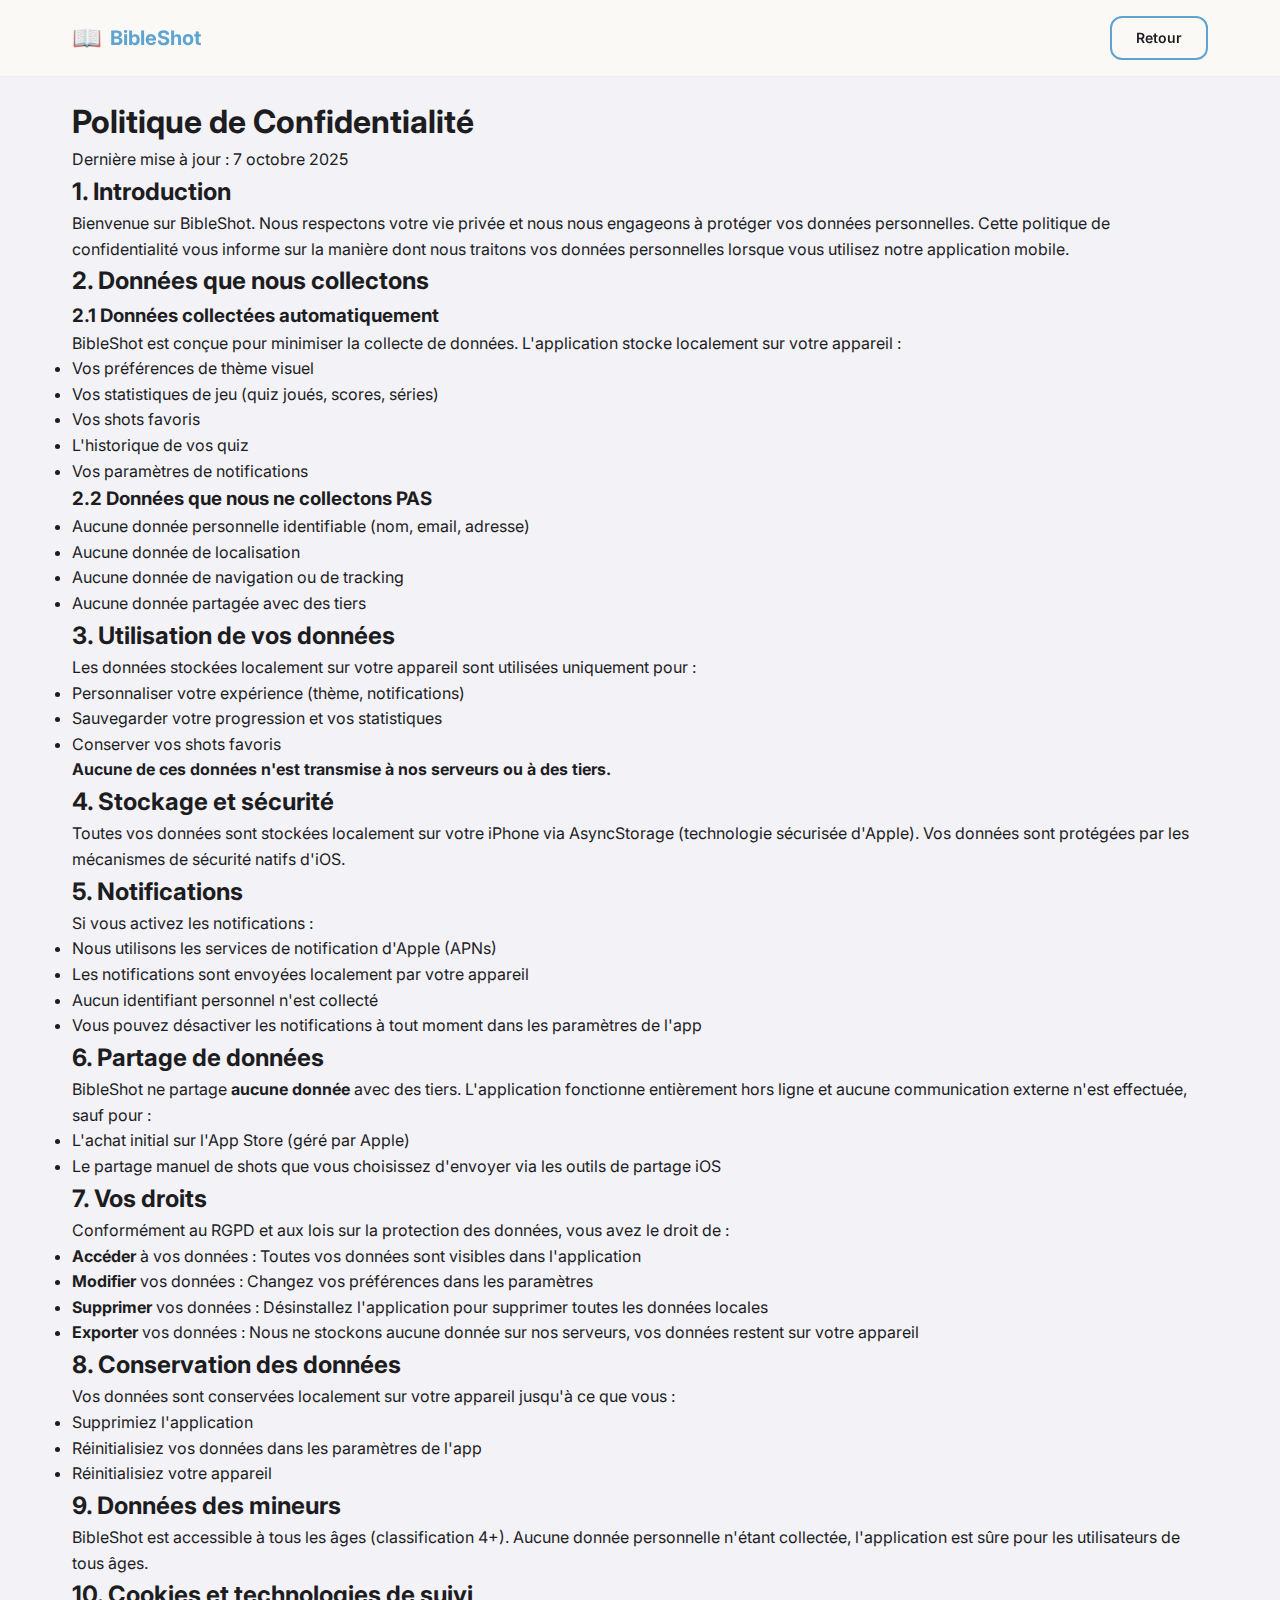
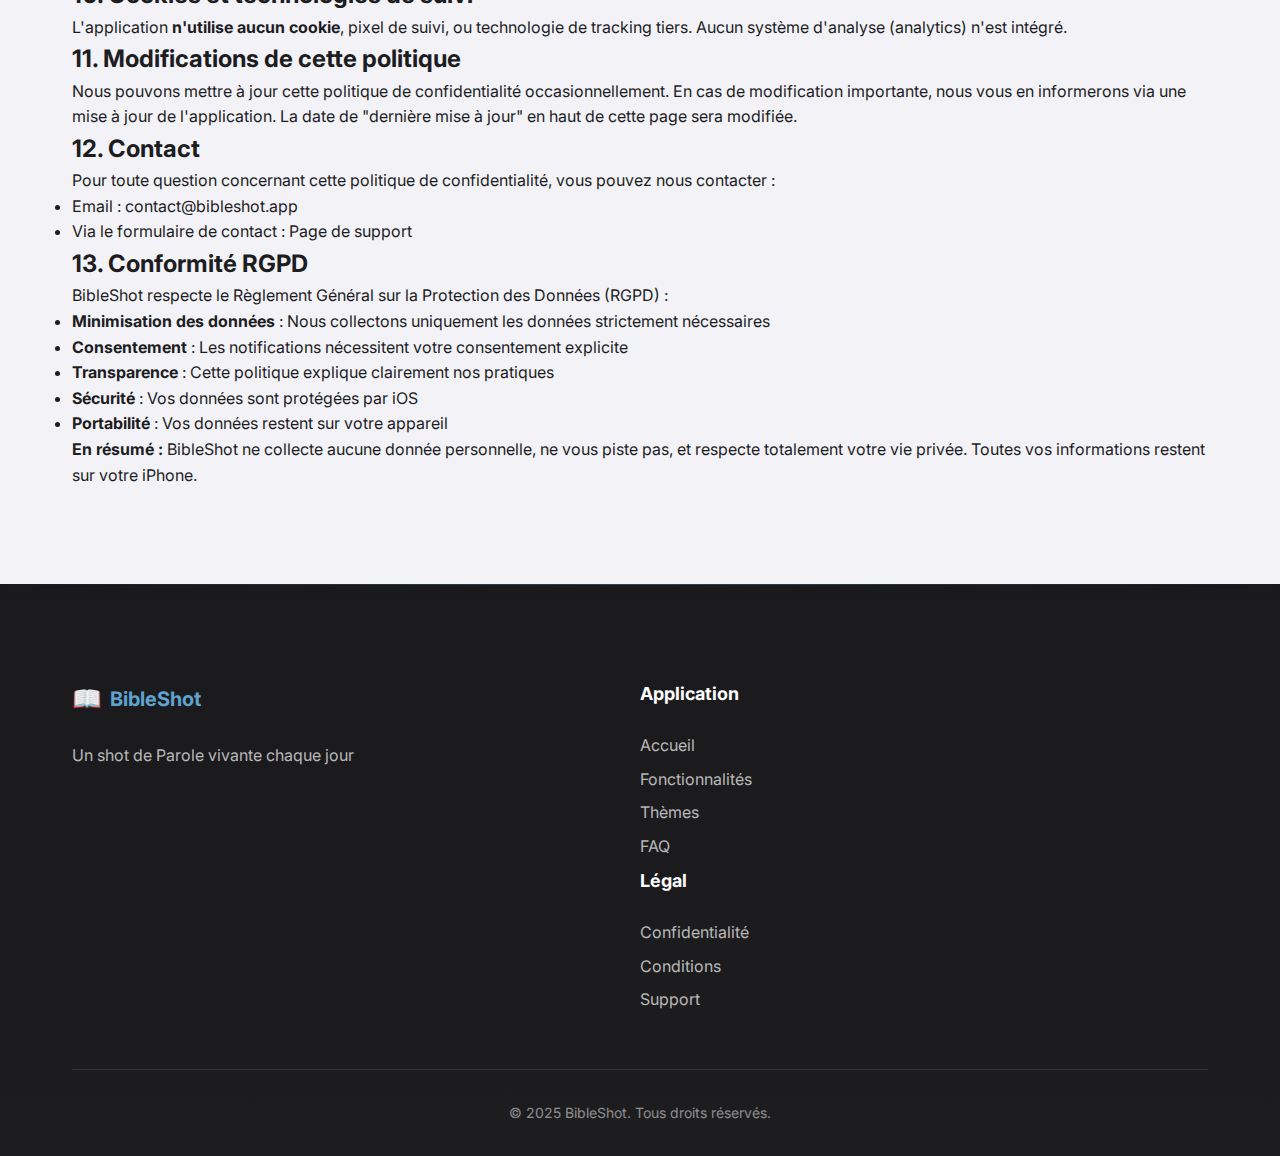
<file: privacy.html>
<!DOCTYPE html>
<html lang="fr">
<head>
    <meta charset="UTF-8">
    <meta name="viewport" content="width=device-width, initial-scale=1.0">
    <meta name="description" content="Politique de confidentialité de BibleShot">
    <title>Politique de Confidentialité - BibleShot</title>
    <link rel="stylesheet" href="styles.css">
    <link href="https://fonts.googleapis.com/css2?family=Inter:wght@300;400;600;700;800&display=swap" rel="stylesheet">
</head>
<body>
    <!-- Navigation -->
    <nav class="navbar">
        <div class="container">
            <div class="nav-content">
                <a href="index.html" class="logo">
                    <span class="logo-icon">📖</span>
                    <span class="logo-text">BibleShot</span>
                </a>
                <a href="index.html" class="btn-secondary btn-small">Retour</a>
            </div>
        </div>
    </nav>

    <!-- Legal Content -->
    <section class="legal-page">
        <div class="container">
            <div class="legal-content">
                <h1>Politique de Confidentialité</h1>
                <p class="legal-date">Dernière mise à jour : 7 octobre 2025</p>

                <h2>1. Introduction</h2>
                <p>Bienvenue sur BibleShot. Nous respectons votre vie privée et nous nous engageons à protéger vos données personnelles. Cette politique de confidentialité vous informe sur la manière dont nous traitons vos données personnelles lorsque vous utilisez notre application mobile.</p>

                <h2>2. Données que nous collectons</h2>
                <h3>2.1 Données collectées automatiquement</h3>
                <p>BibleShot est conçue pour minimiser la collecte de données. L'application stocke localement sur votre appareil :</p>
                <ul>
                    <li>Vos préférences de thème visuel</li>
                    <li>Vos statistiques de jeu (quiz joués, scores, séries)</li>
                    <li>Vos shots favoris</li>
                    <li>L'historique de vos quiz</li>
                    <li>Vos paramètres de notifications</li>
                </ul>

                <h3>2.2 Données que nous ne collectons PAS</h3>
                <ul>
                    <li>Aucune donnée personnelle identifiable (nom, email, adresse)</li>
                    <li>Aucune donnée de localisation</li>
                    <li>Aucune donnée de navigation ou de tracking</li>
                    <li>Aucune donnée partagée avec des tiers</li>
                </ul>

                <h2>3. Utilisation de vos données</h2>
                <p>Les données stockées localement sur votre appareil sont utilisées uniquement pour :</p>
                <ul>
                    <li>Personnaliser votre expérience (thème, notifications)</li>
                    <li>Sauvegarder votre progression et vos statistiques</li>
                    <li>Conserver vos shots favoris</li>
                </ul>
                <p><strong>Aucune de ces données n'est transmise à nos serveurs ou à des tiers.</strong></p>

                <h2>4. Stockage et sécurité</h2>
                <p>Toutes vos données sont stockées localement sur votre iPhone via AsyncStorage (technologie sécurisée d'Apple). Vos données sont protégées par les mécanismes de sécurité natifs d'iOS.</p>

                <h2>5. Notifications</h2>
                <p>Si vous activez les notifications :</p>
                <ul>
                    <li>Nous utilisons les services de notification d'Apple (APNs)</li>
                    <li>Les notifications sont envoyées localement par votre appareil</li>
                    <li>Aucun identifiant personnel n'est collecté</li>
                    <li>Vous pouvez désactiver les notifications à tout moment dans les paramètres de l'app</li>
                </ul>

                <h2>6. Partage de données</h2>
                <p>BibleShot ne partage <strong>aucune donnée</strong> avec des tiers. L'application fonctionne entièrement hors ligne et aucune communication externe n'est effectuée, sauf pour :</p>
                <ul>
                    <li>L'achat initial sur l'App Store (géré par Apple)</li>
                    <li>Le partage manuel de shots que vous choisissez d'envoyer via les outils de partage iOS</li>
                </ul>

                <h2>7. Vos droits</h2>
                <p>Conformément au RGPD et aux lois sur la protection des données, vous avez le droit de :</p>
                <ul>
                    <li><strong>Accéder</strong> à vos données : Toutes vos données sont visibles dans l'application</li>
                    <li><strong>Modifier</strong> vos données : Changez vos préférences dans les paramètres</li>
                    <li><strong>Supprimer</strong> vos données : Désinstallez l'application pour supprimer toutes les données locales</li>
                    <li><strong>Exporter</strong> vos données : Nous ne stockons aucune donnée sur nos serveurs, vos données restent sur votre appareil</li>
                </ul>

                <h2>8. Conservation des données</h2>
                <p>Vos données sont conservées localement sur votre appareil jusqu'à ce que vous :</p>
                <ul>
                    <li>Supprimiez l'application</li>
                    <li>Réinitialisiez vos données dans les paramètres de l'app</li>
                    <li>Réinitialisiez votre appareil</li>
                </ul>

                <h2>9. Données des mineurs</h2>
                <p>BibleShot est accessible à tous les âges (classification 4+). Aucune donnée personnelle n'étant collectée, l'application est sûre pour les utilisateurs de tous âges.</p>

                <h2>10. Cookies et technologies de suivi</h2>
                <p>L'application <strong>n'utilise aucun cookie</strong>, pixel de suivi, ou technologie de tracking tiers. Aucun système d'analyse (analytics) n'est intégré.</p>

                <h2>11. Modifications de cette politique</h2>
                <p>Nous pouvons mettre à jour cette politique de confidentialité occasionnellement. En cas de modification importante, nous vous en informerons via une mise à jour de l'application. La date de "dernière mise à jour" en haut de cette page sera modifiée.</p>

                <h2>12. Contact</h2>
                <p>Pour toute question concernant cette politique de confidentialité, vous pouvez nous contacter :</p>
                <ul>
                    <li>Email : <a href="mailto:contact@bibleshot.app">contact@bibleshot.app</a></li>
                    <li>Via le formulaire de contact : <a href="support.html">Page de support</a></li>
                </ul>

                <h2>13. Conformité RGPD</h2>
                <p>BibleShot respecte le Règlement Général sur la Protection des Données (RGPD) :</p>
                <ul>
                    <li><strong>Minimisation des données</strong> : Nous collectons uniquement les données strictement nécessaires</li>
                    <li><strong>Consentement</strong> : Les notifications nécessitent votre consentement explicite</li>
                    <li><strong>Transparence</strong> : Cette politique explique clairement nos pratiques</li>
                    <li><strong>Sécurité</strong> : Vos données sont protégées par iOS</li>
                    <li><strong>Portabilité</strong> : Vos données restent sur votre appareil</li>
                </ul>

                <div class="legal-footer">
                    <p><strong>En résumé :</strong> BibleShot ne collecte aucune donnée personnelle, ne vous piste pas, et respecte totalement votre vie privée. Toutes vos informations restent sur votre iPhone.</p>
                </div>
            </div>
        </div>
    </section>

    <!-- Footer -->
    <footer class="footer">
        <div class="container">
            <div class="footer-content">
                <div class="footer-brand">
                    <div class="logo">
                        <span class="logo-icon">📖</span>
                        <span class="logo-text">BibleShot</span>
                    </div>
                    <p class="footer-tagline">Un shot de Parole vivante chaque jour</p>
                </div>
                <div class="footer-links">
                    <div class="footer-column">
                        <h4 class="footer-title">Application</h4>
                        <ul class="footer-list">
                            <li><a href="index.html#hero">Accueil</a></li>
                            <li><a href="index.html#features">Fonctionnalités</a></li>
                            <li><a href="index.html#themes">Thèmes</a></li>
                            <li><a href="index.html#faq">FAQ</a></li>
                        </ul>
                    </div>
                    <div class="footer-column">
                        <h4 class="footer-title">Légal</h4>
                        <ul class="footer-list">
                            <li><a href="privacy.html">Confidentialité</a></li>
                            <li><a href="terms.html">Conditions</a></li>
                            <li><a href="support.html">Support</a></li>
                        </ul>
                    </div>
                </div>
            </div>
            <div class="footer-bottom">
                <p class="footer-copyright">&copy; 2025 BibleShot. Tous droits réservés.</p>
            </div>
        </div>
    </footer>
    <script src="script.js"></script>
</body>
</html>
</file>
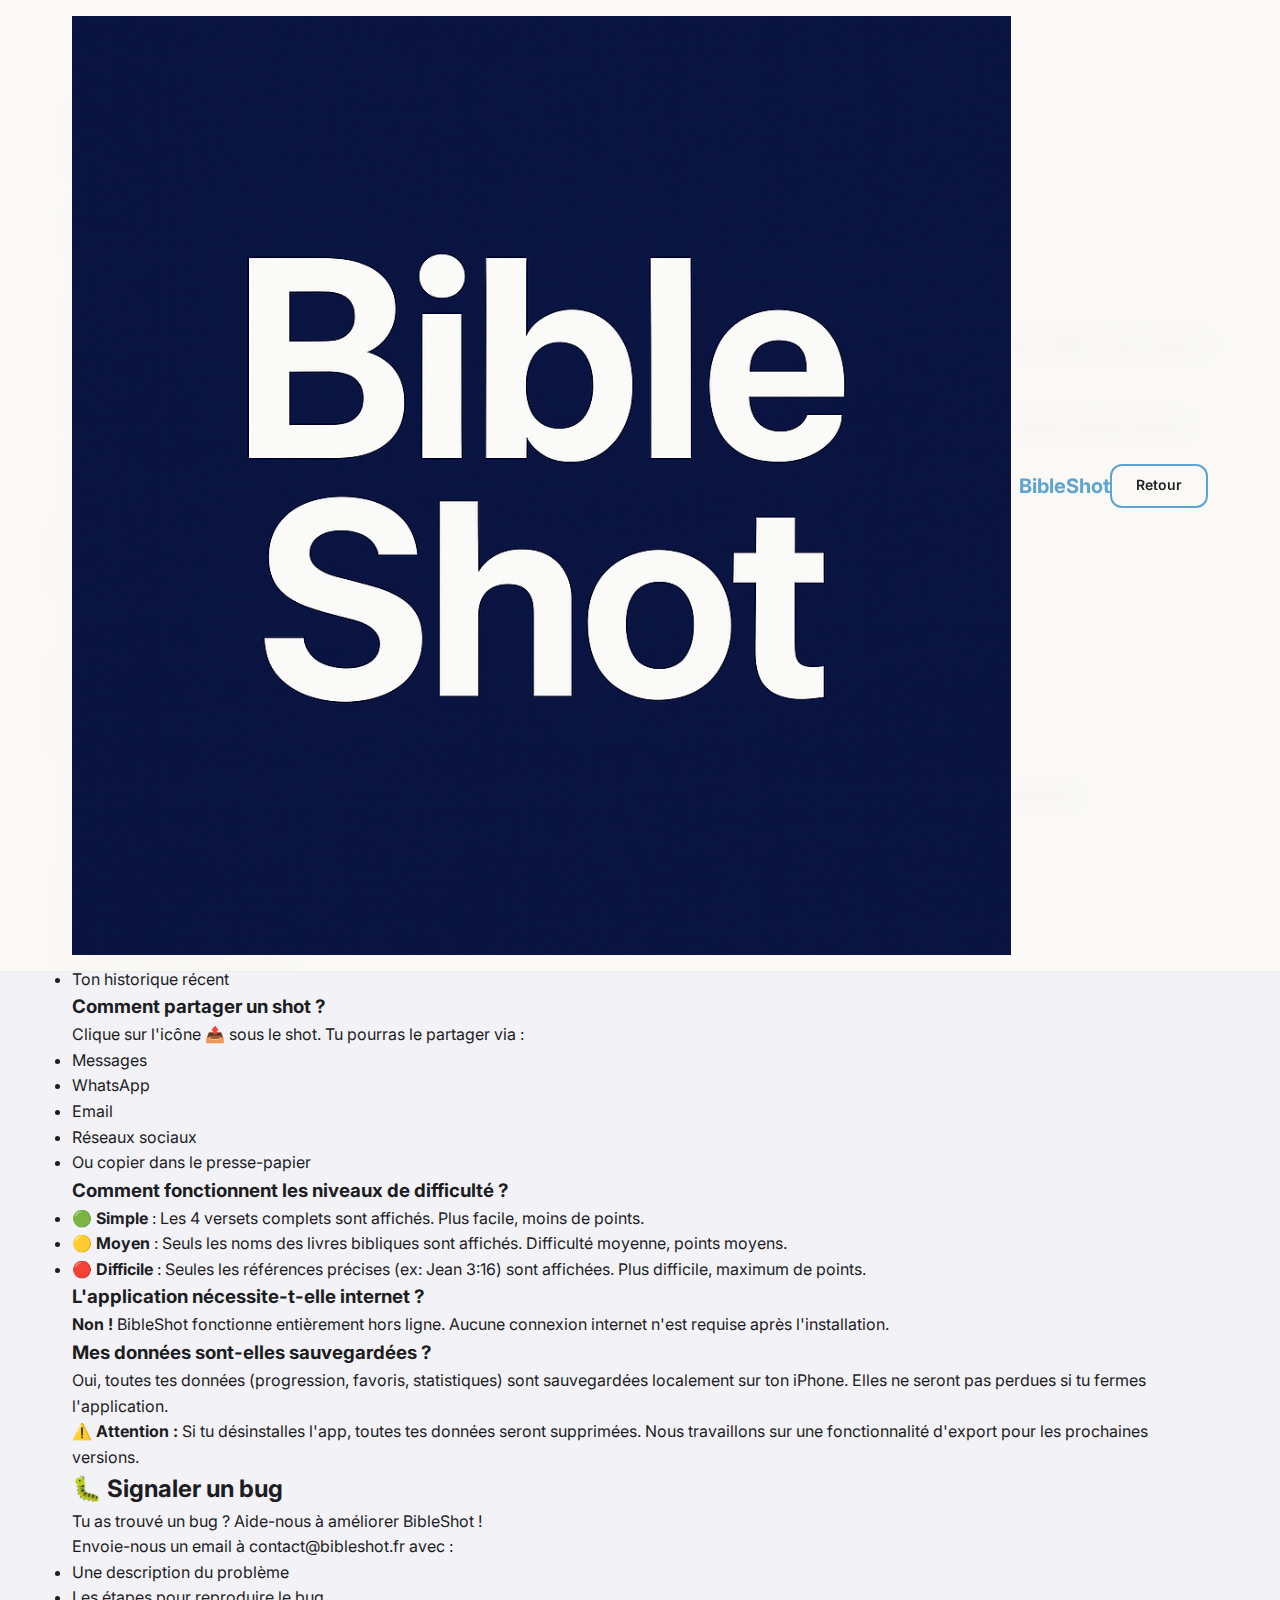
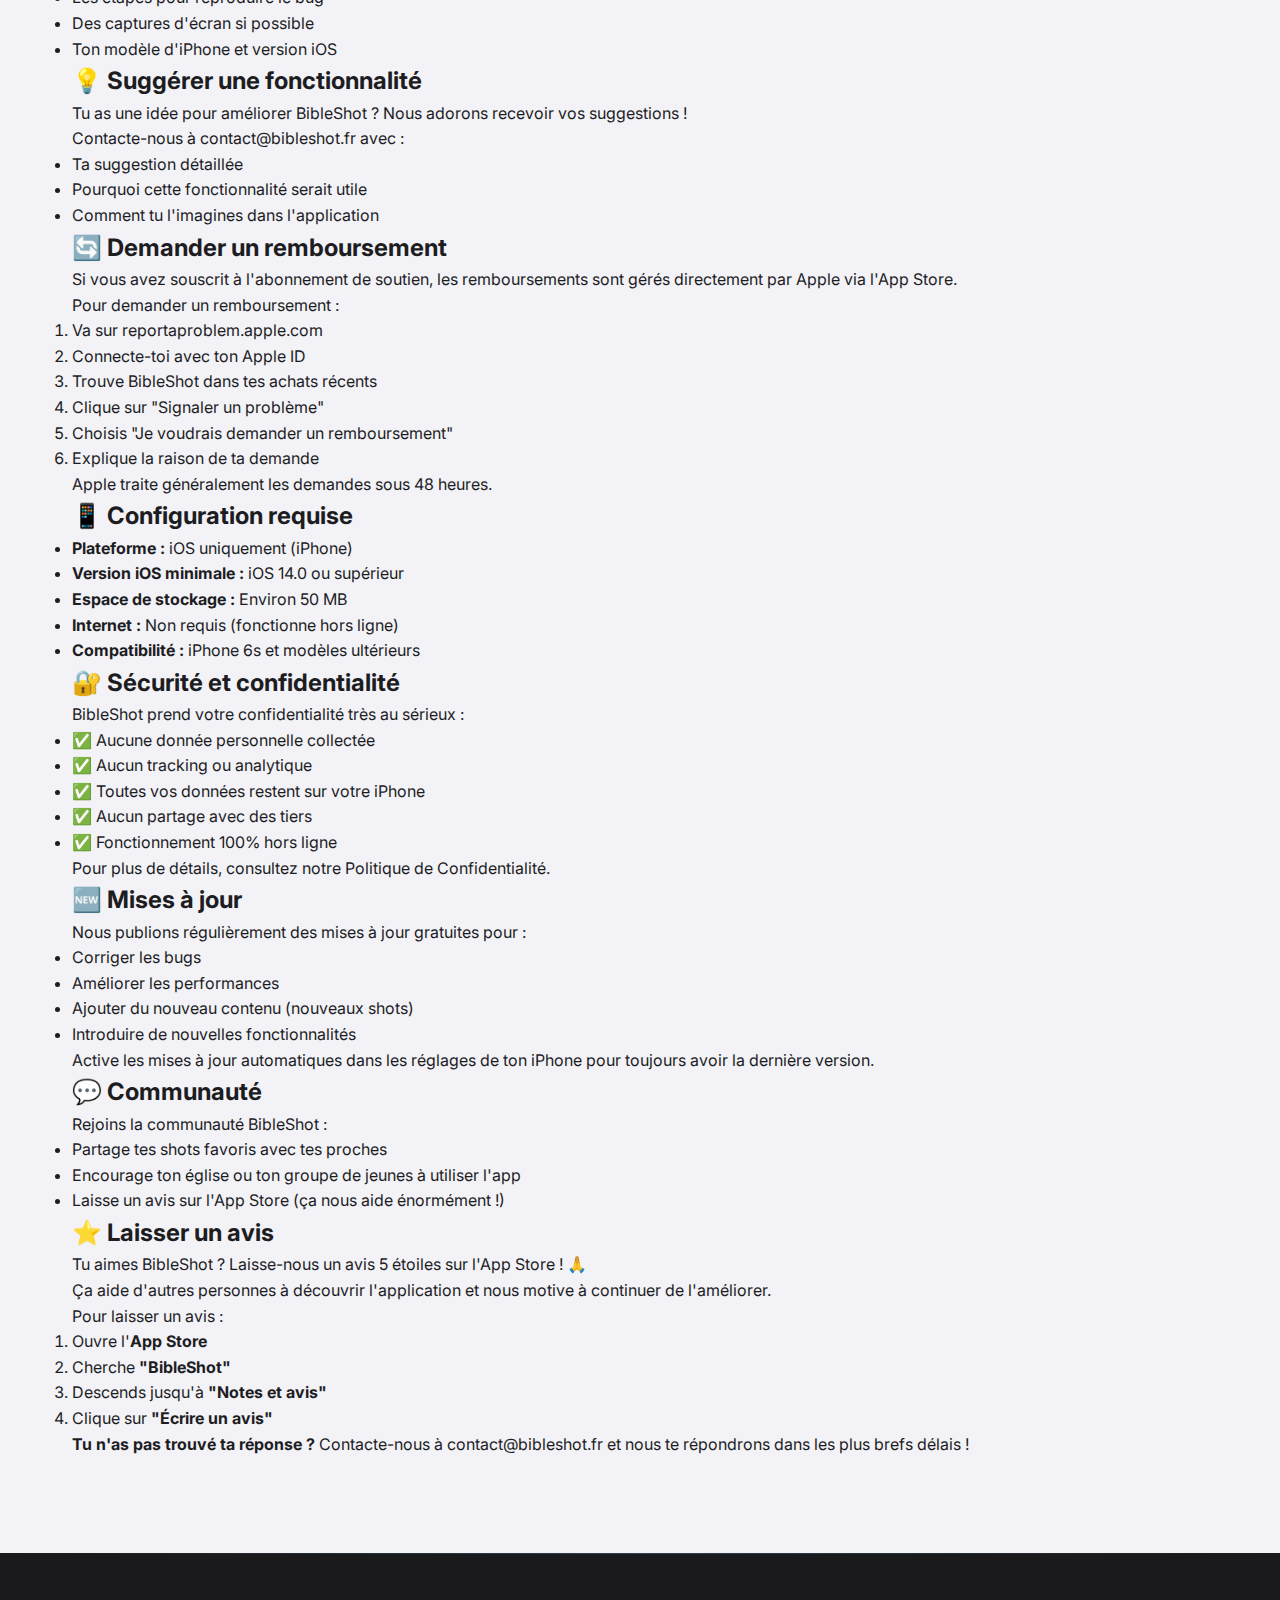
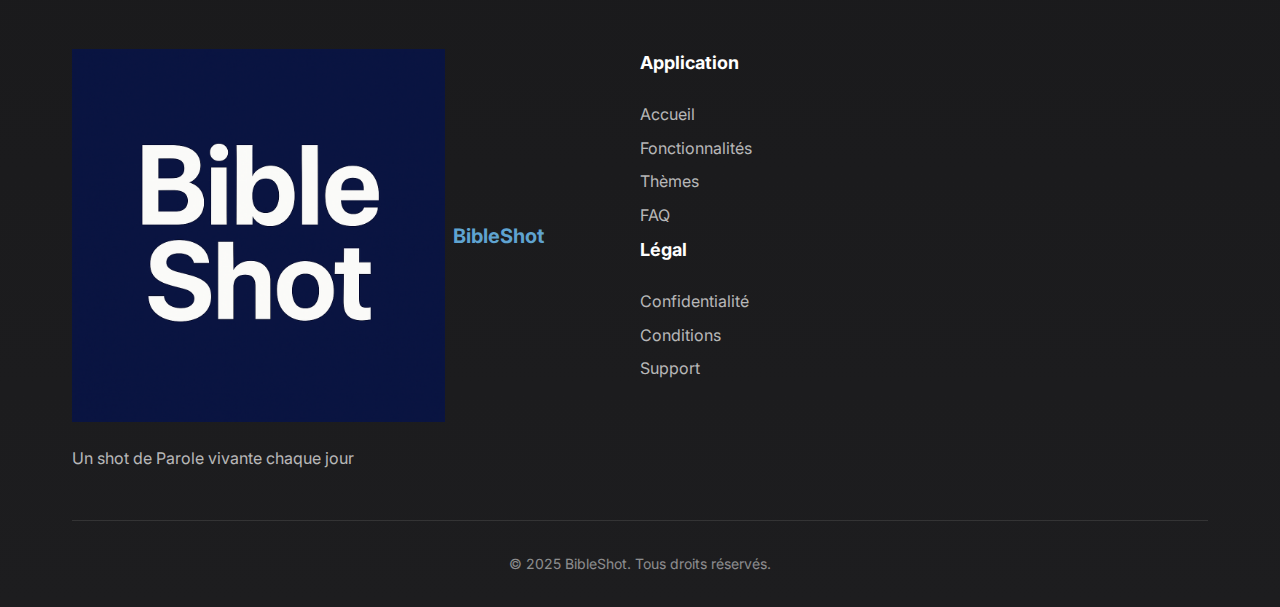
<file: support.html>
<!DOCTYPE html>
<html lang="fr">
<head>
    <meta charset="UTF-8">
    <meta name="viewport" content="width=device-width, initial-scale=1.0">
    <meta name="description" content="Support et aide pour BibleShot">
    <title>Support & Aide - BibleShot</title>
    <link rel="stylesheet" href="styles.css">
    <link href="https://fonts.googleapis.com/css2?family=Inter:wght@300;400;600;700;800&display=swap" rel="stylesheet">
</head>
<body>
    <!-- Navigation -->
    <nav class="navbar">
        <div class="container">
            <div class="nav-content">
                <a href="index.html" class="logo">
                    <span class="logo-icon">
                        <img src="assets/images/icon.png" alt="BibleShot logo">
                    </span>
                    <span class="logo-text">BibleShot</span>
                </a>
                <a href="index.html" class="btn-secondary btn-small">Retour</a>
            </div>
        </div>
    </nav>

    <!-- Support Content -->
    <section class="legal-page">
        <div class="container">
            <div class="legal-content">
                <h1>Support & Aide</h1>
                <p class="legal-date">Besoin d'aide ? Nous sommes là pour vous !</p>

                <h2>📧 Nous contacter</h2>
                <div class="contact-box">
                    <p><strong>Email :</strong> <a href="mailto:contact@bibleshot.fr">contact@bibleshot.fr</a></p>
                    <p><strong>Temps de réponse :</strong> Nous répondons généralement sous 24-48 heures</p>
                </div>

                <h2>❓ Questions Fréquentes (FAQ)</h2>

                <h3>Comment fonctionne le shot quotidien ?</h3>
                <p>Chaque jour à minuit, un nouveau shot biblique (message court inspiré d'un verset) devient disponible. Tu peux le lire, le partager et tenter le quiz associé une seule fois par jour.</p>

                <h3>Combien de fois puis-je faire le quiz ?</h3>
                <p>Tu as <strong>une seule tentative par jour</strong> pour chaque quiz. C'est une fonctionnalité volontaire pour encourager la réflexion et éviter le spam. Reviens demain pour un nouveau défi !</p>

                <h3>Comment changer le thème visuel ?</h3>
                <p>Pour changer le thème :</p>
                <ol>
                    <li>Clique sur l'icône de <strong>profil</strong> (en bas à droite)</li>
                    <li>Sélectionne <strong>"Thème"</strong></li>
                    <li>Choisis parmi les 7 thèmes disponibles</li>
                </ol>

                <h3>Comment activer/désactiver les notifications ?</h3>
                <p>Pour gérer les notifications :</p>
                <ol>
                    <li>Va dans le <strong>profil</strong></li>
                    <li>Clique sur <strong>"Notifications"</strong></li>
                    <li>Active ou désactive le rappel quotidien</li>
                    <li>Choisis l'heure qui te convient</li>
                </ol>

                <h3>Comment ajouter un shot aux favoris ?</h3>
                <p>Sur la page du shot quotidien, clique simplement sur l'icône <strong>❤️</strong>. Pour retrouver tes favoris, accède à la section "Favoris" depuis le profil.</p>

                <h3>Comment voir mes statistiques ?</h3>
                <p>Dans le menu profil, clique sur <strong>"Statistiques"</strong> pour voir :</p>
                <ul>
                    <li>Ton taux de réussite</li>
                    <li>Le nombre de parties jouées</li>
                    <li>Tes points totaux</li>
                    <li>Ta série actuelle et ton record</li>
                    <li>Ton historique récent</li>
                </ul>

                <h3>Comment partager un shot ?</h3>
                <p>Clique sur l'icône <strong>📤</strong> sous le shot. Tu pourras le partager via :</p>
                <ul>
                    <li>Messages</li>
                    <li>WhatsApp</li>
                    <li>Email</li>
                    <li>Réseaux sociaux</li>
                    <li>Ou copier dans le presse-papier</li>
                </ul>

                <h3>Comment fonctionnent les niveaux de difficulté ?</h3>
                <ul>
                    <li><strong>🟢 Simple</strong> : Les 4 versets complets sont affichés. Plus facile, moins de points.</li>
                    <li><strong>🟡 Moyen</strong> : Seuls les noms des livres bibliques sont affichés. Difficulté moyenne, points moyens.</li>
                    <li><strong>🔴 Difficile</strong> : Seules les références précises (ex: Jean 3:16) sont affichées. Plus difficile, maximum de points.</li>
                </ul>

                <h3>L'application nécessite-t-elle internet ?</h3>
                <p><strong>Non !</strong> BibleShot fonctionne entièrement hors ligne. Aucune connexion internet n'est requise après l'installation.</p>

                <h3>Mes données sont-elles sauvegardées ?</h3>
                <p>Oui, toutes tes données (progression, favoris, statistiques) sont sauvegardées localement sur ton iPhone. Elles ne seront pas perdues si tu fermes l'application.</p>
                <p><strong>⚠️ Attention :</strong> Si tu désinstalles l'app, toutes tes données seront supprimées. Nous travaillons sur une fonctionnalité d'export pour les prochaines versions.</p>

                <h2>🐛 Signaler un bug</h2>
                <p>Tu as trouvé un bug ? Aide-nous à améliorer BibleShot !</p>
                <p>Envoie-nous un email à <a href="mailto:contact@bibleshot.fr">contact@bibleshot.fr</a> avec :</p>
                <ul>
                    <li>Une description du problème</li>
                    <li>Les étapes pour reproduire le bug</li>
                    <li>Des captures d'écran si possible</li>
                    <li>Ton modèle d'iPhone et version iOS</li>
                </ul>

                <h2>💡 Suggérer une fonctionnalité</h2>
                <p>Tu as une idée pour améliorer BibleShot ? Nous adorons recevoir vos suggestions !</p>
                <p>Contacte-nous à <a href="mailto:contact@bibleshot.fr">contact@bibleshot.fr</a> avec :</p>
                <ul>
                    <li>Ta suggestion détaillée</li>
                    <li>Pourquoi cette fonctionnalité serait utile</li>
                    <li>Comment tu l'imagines dans l'application</li>
                </ul>

                <h2>🔄 Demander un remboursement</h2>
                <p>Si vous avez souscrit à l'abonnement de soutien, les remboursements sont gérés directement par Apple via l'App Store.</p>
                <p>Pour demander un remboursement :</p>
                <ol>
                    <li>Va sur <a href="https://reportaproblem.apple.com" target="_blank">reportaproblem.apple.com</a></li>
                    <li>Connecte-toi avec ton Apple ID</li>
                    <li>Trouve BibleShot dans tes achats récents</li>
                    <li>Clique sur "Signaler un problème"</li>
                    <li>Choisis "Je voudrais demander un remboursement"</li>
                    <li>Explique la raison de ta demande</li>
                </ol>
                <p>Apple traite généralement les demandes sous 48 heures.</p>

                <h2>📱 Configuration requise</h2>
                <div class="info-box">
                    <ul>
                        <li><strong>Plateforme :</strong> iOS uniquement (iPhone)</li>
                        <li><strong>Version iOS minimale :</strong> iOS 14.0 ou supérieur</li>
                        <li><strong>Espace de stockage :</strong> Environ 50 MB</li>
                        <li><strong>Internet :</strong> Non requis (fonctionne hors ligne)</li>
                        <li><strong>Compatibilité :</strong> iPhone 6s et modèles ultérieurs</li>
                    </ul>
                </div>

                <h2>🔐 Sécurité et confidentialité</h2>
                <p>BibleShot prend votre confidentialité très au sérieux :</p>
                <ul>
                    <li>✅ Aucune donnée personnelle collectée</li>
                    <li>✅ Aucun tracking ou analytique</li>
                    <li>✅ Toutes vos données restent sur votre iPhone</li>
                    <li>✅ Aucun partage avec des tiers</li>
                    <li>✅ Fonctionnement 100% hors ligne</li>
                </ul>
                <p>Pour plus de détails, consultez notre <a href="privacy.html">Politique de Confidentialité</a>.</p>

                <h2>🆕 Mises à jour</h2>
                <p>Nous publions régulièrement des mises à jour gratuites pour :</p>
                <ul>
                    <li>Corriger les bugs</li>
                    <li>Améliorer les performances</li>
                    <li>Ajouter du nouveau contenu (nouveaux shots)</li>
                    <li>Introduire de nouvelles fonctionnalités</li>
                </ul>
                <p>Active les mises à jour automatiques dans les réglages de ton iPhone pour toujours avoir la dernière version.</p>

                <h2>💬 Communauté</h2>
                <p>Rejoins la communauté BibleShot :</p>
                <ul>
                    <li>Partage tes shots favoris avec tes proches</li>
                    <li>Encourage ton église ou ton groupe de jeunes à utiliser l'app</li>
                    <li>Laisse un avis sur l'App Store (ça nous aide énormément !)</li>
                </ul>

                <h2>⭐ Laisser un avis</h2>
                <p>Tu aimes BibleShot ? Laisse-nous un avis 5 étoiles sur l'App Store ! 🙏</p>
                <p>Ça aide d'autres personnes à découvrir l'application et nous motive à continuer de l'améliorer.</p>
                <p>Pour laisser un avis :</p>
                <ol>
                    <li>Ouvre l'<strong>App Store</strong></li>
                    <li>Cherche <strong>"BibleShot"</strong></li>
                    <li>Descends jusqu'à <strong>"Notes et avis"</strong></li>
                    <li>Clique sur <strong>"Écrire un avis"</strong></li>
                </ol>

                <div class="legal-footer">
                    <p><strong>Tu n'as pas trouvé ta réponse ?</strong> Contacte-nous à <a href="mailto:contact@bibleshot.fr">contact@bibleshot.fr</a> et nous te répondrons dans les plus brefs délais !</p>
                </div>
            </div>
        </div>
    </section>

    <!-- Footer -->
    <footer class="footer">
        <div class="container">
            <div class="footer-content">
                <div class="footer-brand">
                    <div class="logo">
                        <span class="logo-icon">
                            <img src="assets/images/icon.png" alt="BibleShot logo">
                        </span>
                        <span class="logo-text">BibleShot</span>
                    </div>
                    <p class="footer-tagline">Un shot de Parole vivante chaque jour</p>
                </div>
                <div class="footer-links">
                    <div class="footer-column">
                        <h4 class="footer-title">Application</h4>
                        <ul class="footer-list">
                            <li><a href="index.html#hero">Accueil</a></li>
                            <li><a href="index.html#features">Fonctionnalités</a></li>
                            <li><a href="index.html#themes">Thèmes</a></li>
                            <li><a href="index.html#faq">FAQ</a></li>
                        </ul>
                    </div>
                    <div class="footer-column">
                        <h4 class="footer-title">Légal</h4>
                        <ul class="footer-list">
                            <li><a href="privacy.html">Confidentialité</a></li>
                            <li><a href="terms.html">Conditions</a></li>
                            <li><a href="support.html">Support</a></li>
                        </ul>
                    </div>
                </div>
            </div>
            <div class="footer-bottom">
                <p class="footer-copyright">&copy; 2025 BibleShot. Tous droits réservés.</p>
            </div>
        </div>
    </footer>
    <script src="script.js"></script>
</body>
</html>
</file>
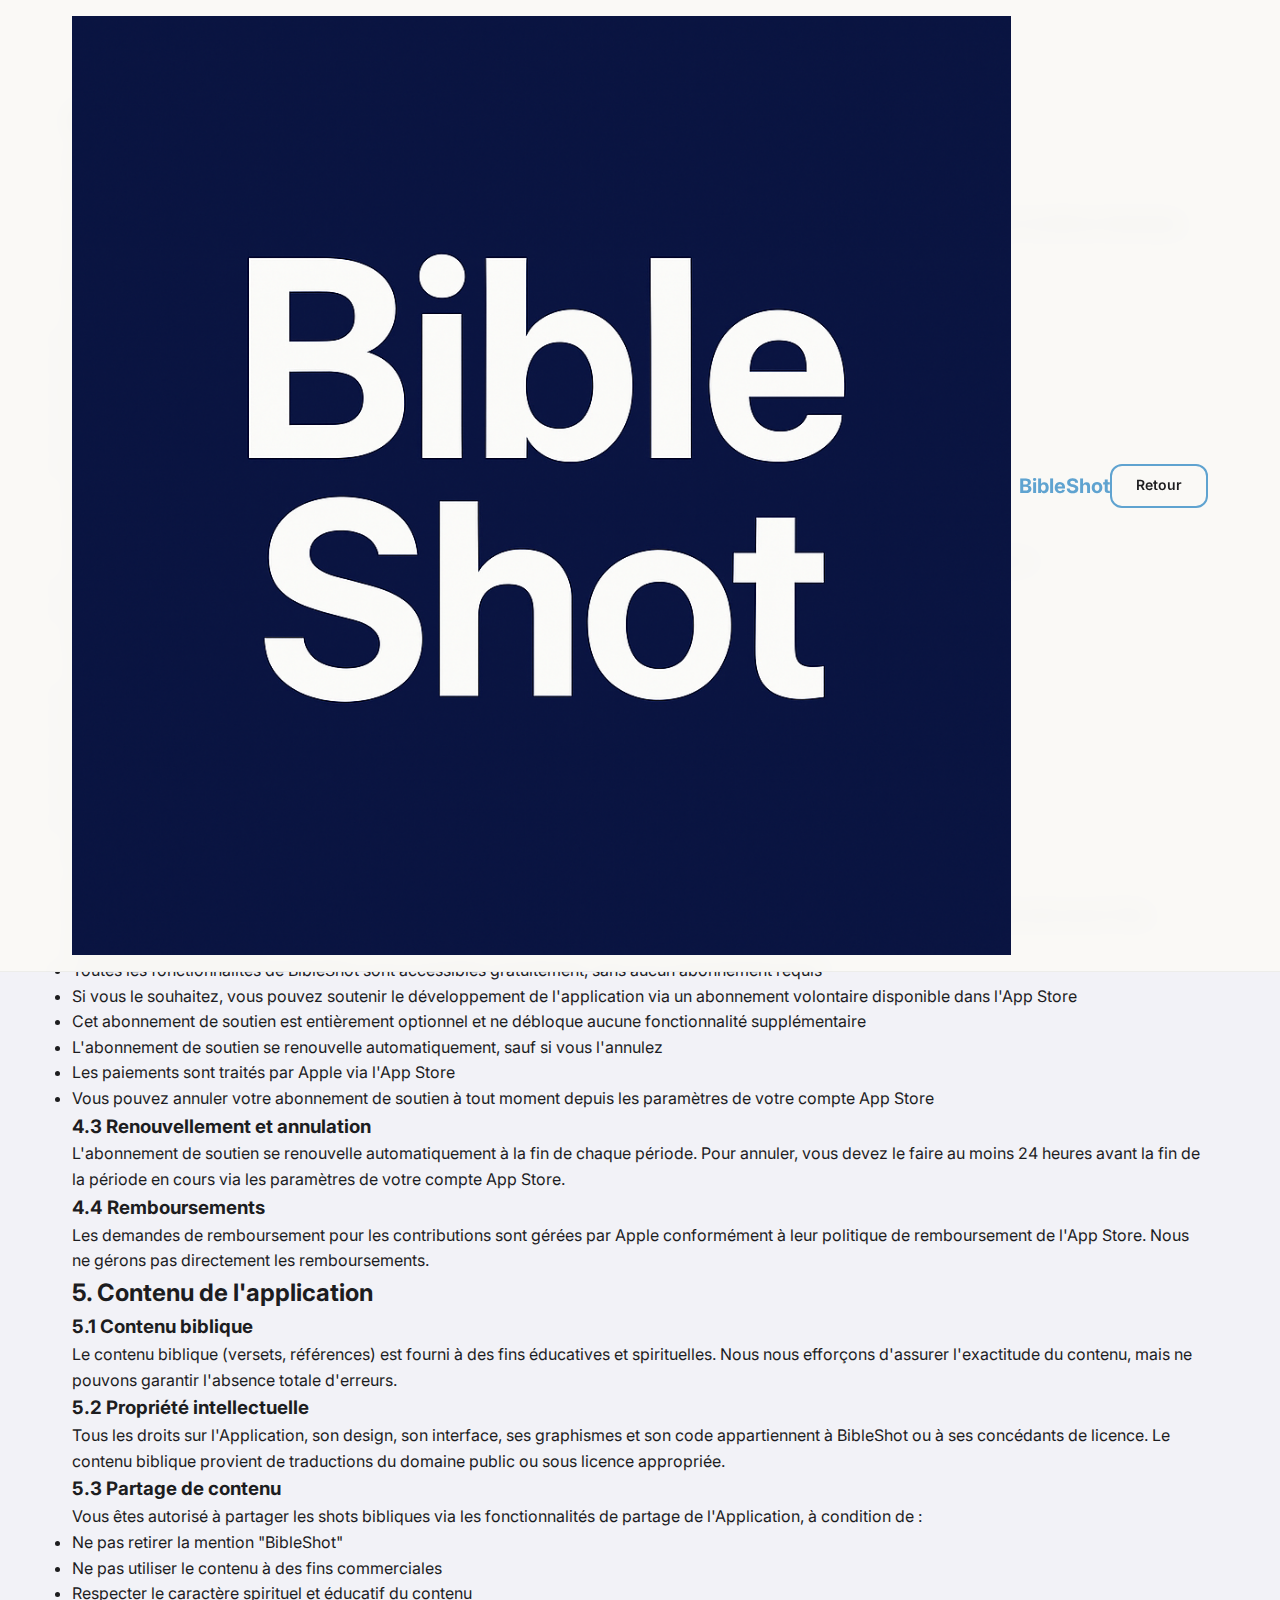
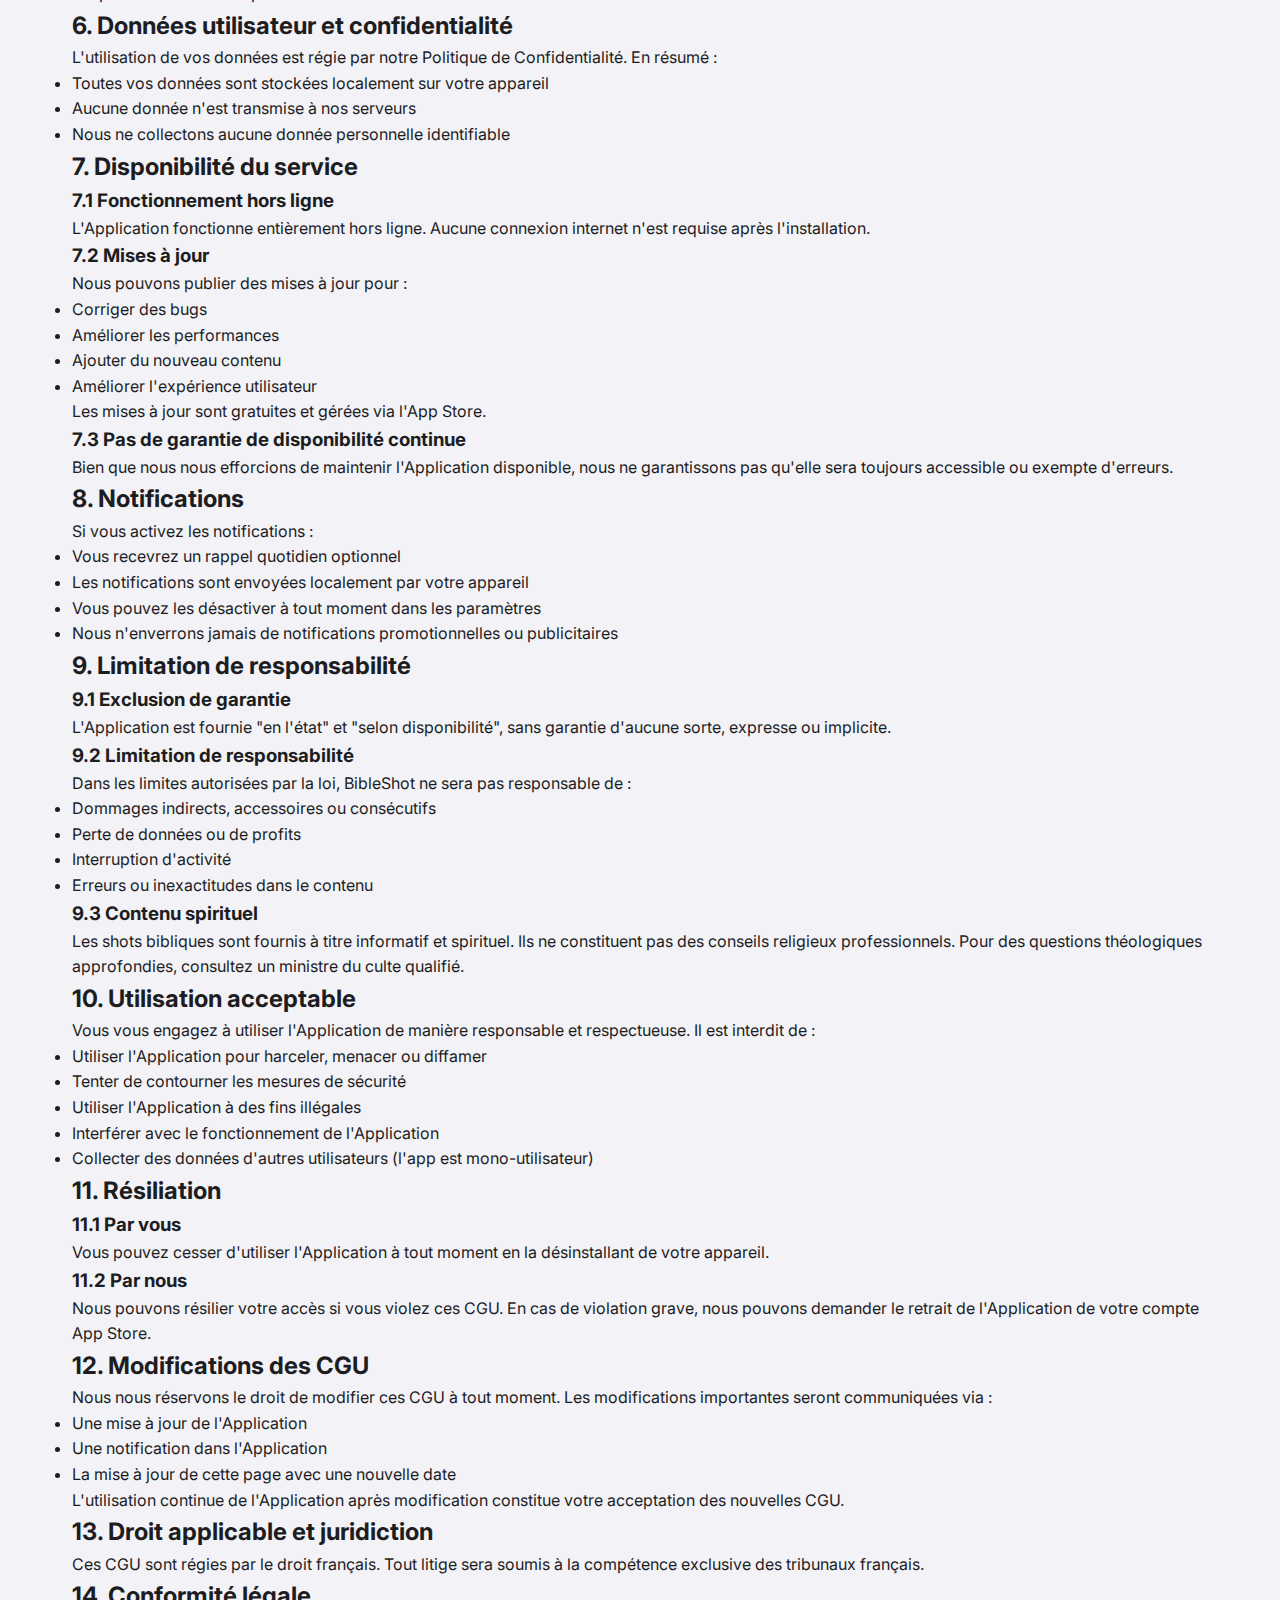
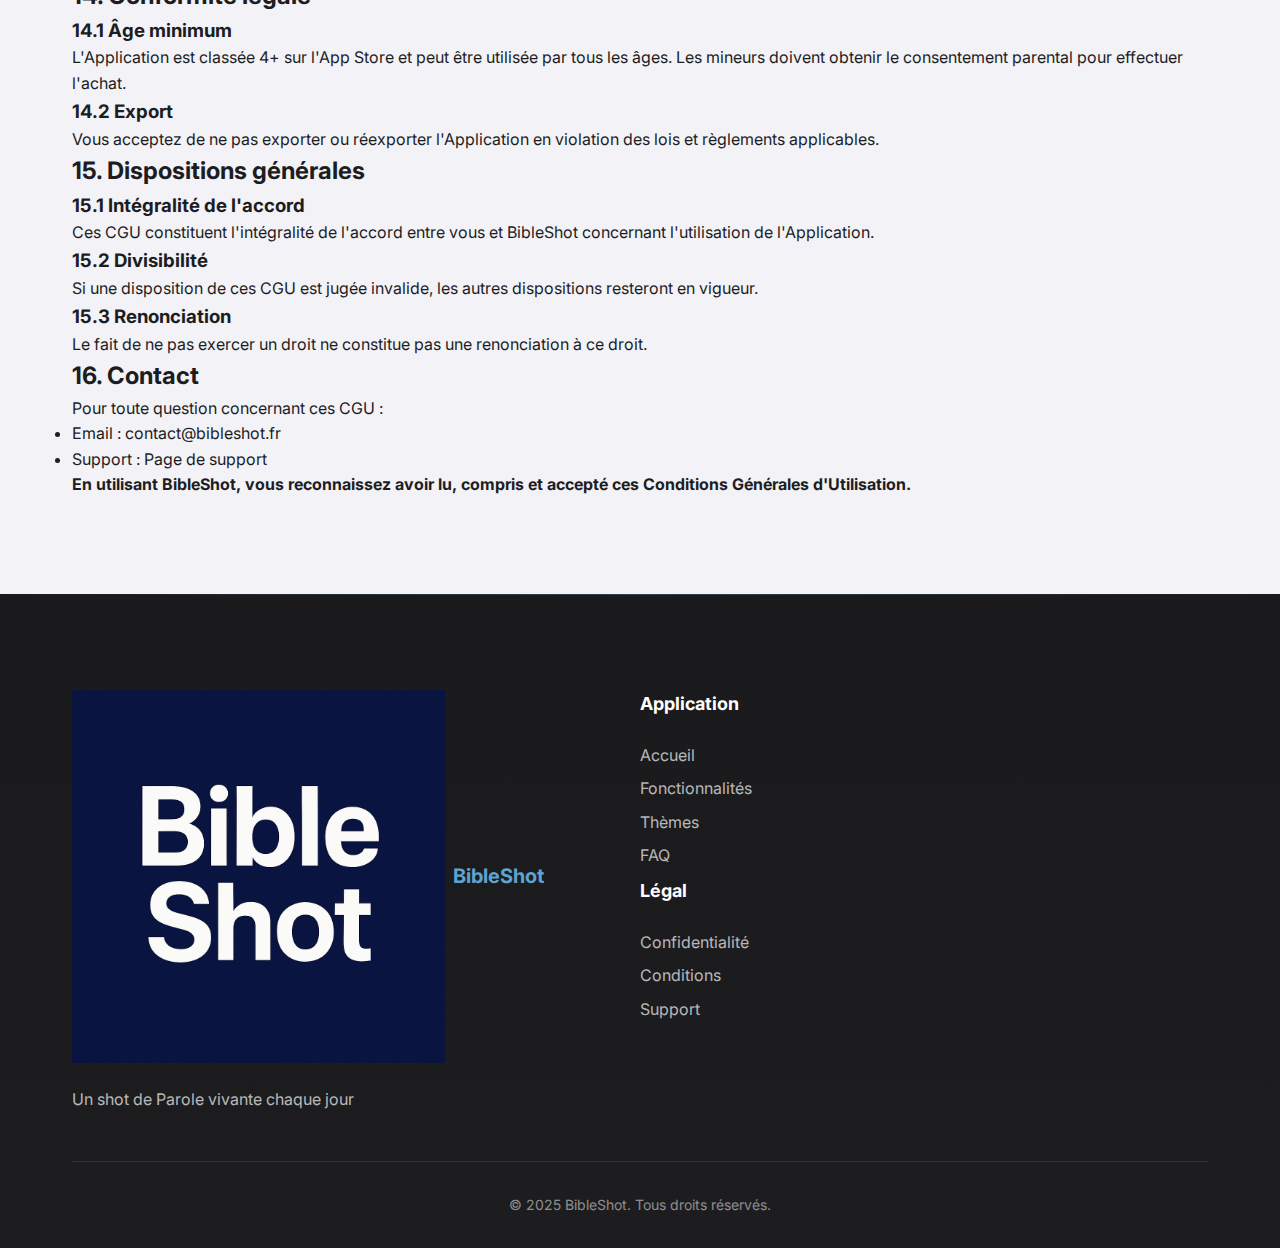
<file: terms.html>
<!DOCTYPE html>
<html lang="fr">
<head>
    <meta charset="UTF-8">
    <meta name="viewport" content="width=device-width, initial-scale=1.0">
    <meta name="description" content="Conditions générales d'utilisation de BibleShot">
    <title>Conditions d'Utilisation - BibleShot</title>
    <link rel="stylesheet" href="styles.css">
    <link href="https://fonts.googleapis.com/css2?family=Inter:wght@300;400;600;700;800&display=swap" rel="stylesheet">
</head>
<body>
    <!-- Navigation -->
    <nav class="navbar">
        <div class="container">
            <div class="nav-content">
                <a href="index.html" class="logo">
                    <span class="logo-icon">
                        <img src="assets/images/icon.png" alt="BibleShot logo">
                    </span>
                    <span class="logo-text">BibleShot</span>
                </a>
                <a href="index.html" class="btn-secondary btn-small">Retour</a>
            </div>
        </div>
    </nav>

    <!-- Legal Content -->
    <section class="legal-page">
        <div class="container">
            <div class="legal-content">
                <h1>Conditions Générales d'Utilisation</h1>
                <p class="legal-date">Dernière mise à jour : 7 octobre 2025</p>

                <h2>1. Acceptation des conditions</h2>
                <p>En téléchargeant, installant ou utilisant l'application mobile BibleShot (ci-après "l'Application"), vous acceptez d'être lié par ces Conditions Générales d'Utilisation (ci-après "CGU"). Si vous n'acceptez pas ces conditions, veuillez ne pas utiliser l'Application.</p>

                <h2>2. Description du service</h2>
                <p>BibleShot est une application mobile iOS qui propose :</p>
                <ul>
                    <li>Des "shots" bibliques quotidiens - messages courts inspirés de versets bibliques</li>
                    <li>Un système de quiz interactif pour identifier les versets sources</li>
                    <li>Des statistiques de progression personnelles</li>
                    <li>Une collection de shots favoris</li>
                    <li>7 thèmes visuels de personnalisation</li>
                    <li>Des notifications quotidiennes optionnelles</li>
                </ul>

                <h2>3. Licence d'utilisation</h2>
                <h3>3.1 Octroi de licence</h3>
                <p>Sous réserve du respect de ces CGU, nous vous accordons une licence limitée, non exclusive, non transférable et révocable pour :</p>
                <ul>
                    <li>Télécharger et installer l'Application sur un appareil iOS que vous possédez ou contrôlez</li>
                    <li>Utiliser l'Application à des fins personnelles et non commerciales</li>
                </ul>

                <h3>3.2 Restrictions</h3>
                <p>Vous vous engagez à ne pas :</p>
                <ul>
                    <li>Copier, modifier, distribuer, vendre ou louer l'Application</li>
                    <li>Décompiler, désassembler ou tenter d'extraire le code source</li>
                    <li>Utiliser l'Application à des fins illégales ou non autorisées</li>
                    <li>Créer des œuvres dérivées basées sur l'Application</li>
                    <li>Retirer, modifier ou obscurcir les mentions de droits d'auteur</li>
                    <li>Utiliser l'Application pour diffuser du contenu offensant ou inapproprié</li>
                </ul>

                <h2>4. Application gratuite et soutien</h2>
                <h3>4.1 Modèle gratuit</h3>
                <p>BibleShot est une application entièrement gratuite disponible sur l'App Store d'Apple. Toutes les fonctionnalités sont accessibles sans aucun frais.</p>

                <h3>4.2 Soutien volontaire</h3>
                <ul>
                    <li>Toutes les fonctionnalités de BibleShot sont accessibles gratuitement, sans aucun abonnement requis</li>
                    <li>Si vous le souhaitez, vous pouvez soutenir le développement de l'application via un abonnement volontaire disponible dans l'App Store</li>
                    <li>Cet abonnement de soutien est entièrement optionnel et ne débloque aucune fonctionnalité supplémentaire</li>
                    <li>L'abonnement de soutien se renouvelle automatiquement, sauf si vous l'annulez</li>
                    <li>Les paiements sont traités par Apple via l'App Store</li>
                    <li>Vous pouvez annuler votre abonnement de soutien à tout moment depuis les paramètres de votre compte App Store</li>
                </ul>

                <h3>4.3 Renouvellement et annulation</h3>
                <p>L'abonnement de soutien se renouvelle automatiquement à la fin de chaque période. Pour annuler, vous devez le faire au moins 24 heures avant la fin de la période en cours via les paramètres de votre compte App Store.</p>

                <h3>4.4 Remboursements</h3>
                <p>Les demandes de remboursement pour les contributions sont gérées par Apple conformément à leur politique de remboursement de l'App Store. Nous ne gérons pas directement les remboursements.</p>

                <h2>5. Contenu de l'application</h2>
                <h3>5.1 Contenu biblique</h3>
                <p>Le contenu biblique (versets, références) est fourni à des fins éducatives et spirituelles. Nous nous efforçons d'assurer l'exactitude du contenu, mais ne pouvons garantir l'absence totale d'erreurs.</p>

                <h3>5.2 Propriété intellectuelle</h3>
                <p>Tous les droits sur l'Application, son design, son interface, ses graphismes et son code appartiennent à BibleShot ou à ses concédants de licence. Le contenu biblique provient de traductions du domaine public ou sous licence appropriée.</p>

                <h3>5.3 Partage de contenu</h3>
                <p>Vous êtes autorisé à partager les shots bibliques via les fonctionnalités de partage de l'Application, à condition de :</p>
                <ul>
                    <li>Ne pas retirer la mention "BibleShot"</li>
                    <li>Ne pas utiliser le contenu à des fins commerciales</li>
                    <li>Respecter le caractère spirituel et éducatif du contenu</li>
                </ul>

                <h2>6. Données utilisateur et confidentialité</h2>
                <p>L'utilisation de vos données est régie par notre <a href="privacy.html">Politique de Confidentialité</a>. En résumé :</p>
                <ul>
                    <li>Toutes vos données sont stockées localement sur votre appareil</li>
                    <li>Aucune donnée n'est transmise à nos serveurs</li>
                    <li>Nous ne collectons aucune donnée personnelle identifiable</li>
                </ul>

                <h2>7. Disponibilité du service</h2>
                <h3>7.1 Fonctionnement hors ligne</h3>
                <p>L'Application fonctionne entièrement hors ligne. Aucune connexion internet n'est requise après l'installation.</p>

                <h3>7.2 Mises à jour</h3>
                <p>Nous pouvons publier des mises à jour pour :</p>
                <ul>
                    <li>Corriger des bugs</li>
                    <li>Améliorer les performances</li>
                    <li>Ajouter du nouveau contenu</li>
                    <li>Améliorer l'expérience utilisateur</li>
                </ul>
                <p>Les mises à jour sont gratuites et gérées via l'App Store.</p>

                <h3>7.3 Pas de garantie de disponibilité continue</h3>
                <p>Bien que nous nous efforcions de maintenir l'Application disponible, nous ne garantissons pas qu'elle sera toujours accessible ou exempte d'erreurs.</p>

                <h2>8. Notifications</h2>
                <p>Si vous activez les notifications :</p>
                <ul>
                    <li>Vous recevrez un rappel quotidien optionnel</li>
                    <li>Les notifications sont envoyées localement par votre appareil</li>
                    <li>Vous pouvez les désactiver à tout moment dans les paramètres</li>
                    <li>Nous n'enverrons jamais de notifications promotionnelles ou publicitaires</li>
                </ul>

                <h2>9. Limitation de responsabilité</h2>
                <h3>9.1 Exclusion de garantie</h3>
                <p>L'Application est fournie "en l'état" et "selon disponibilité", sans garantie d'aucune sorte, expresse ou implicite.</p>

                <h3>9.2 Limitation de responsabilité</h3>
                <p>Dans les limites autorisées par la loi, BibleShot ne sera pas responsable de :</p>
                <ul>
                    <li>Dommages indirects, accessoires ou consécutifs</li>
                    <li>Perte de données ou de profits</li>
                    <li>Interruption d'activité</li>
                    <li>Erreurs ou inexactitudes dans le contenu</li>
                </ul>

                <h3>9.3 Contenu spirituel</h3>
                <p>Les shots bibliques sont fournis à titre informatif et spirituel. Ils ne constituent pas des conseils religieux professionnels. Pour des questions théologiques approfondies, consultez un ministre du culte qualifié.</p>

                <h2>10. Utilisation acceptable</h2>
                <p>Vous vous engagez à utiliser l'Application de manière responsable et respectueuse. Il est interdit de :</p>
                <ul>
                    <li>Utiliser l'Application pour harceler, menacer ou diffamer</li>
                    <li>Tenter de contourner les mesures de sécurité</li>
                    <li>Utiliser l'Application à des fins illégales</li>
                    <li>Interférer avec le fonctionnement de l'Application</li>
                    <li>Collecter des données d'autres utilisateurs (l'app est mono-utilisateur)</li>
                </ul>

                <h2>11. Résiliation</h2>
                <h3>11.1 Par vous</h3>
                <p>Vous pouvez cesser d'utiliser l'Application à tout moment en la désinstallant de votre appareil.</p>

                <h3>11.2 Par nous</h3>
                <p>Nous pouvons résilier votre accès si vous violez ces CGU. En cas de violation grave, nous pouvons demander le retrait de l'Application de votre compte App Store.</p>

                <h2>12. Modifications des CGU</h2>
                <p>Nous nous réservons le droit de modifier ces CGU à tout moment. Les modifications importantes seront communiquées via :</p>
                <ul>
                    <li>Une mise à jour de l'Application</li>
                    <li>Une notification dans l'Application</li>
                    <li>La mise à jour de cette page avec une nouvelle date</li>
                </ul>
                <p>L'utilisation continue de l'Application après modification constitue votre acceptation des nouvelles CGU.</p>

                <h2>13. Droit applicable et juridiction</h2>
                <p>Ces CGU sont régies par le droit français. Tout litige sera soumis à la compétence exclusive des tribunaux français.</p>

                <h2>14. Conformité légale</h2>
                <h3>14.1 Âge minimum</h3>
                <p>L'Application est classée 4+ sur l'App Store et peut être utilisée par tous les âges. Les mineurs doivent obtenir le consentement parental pour effectuer l'achat.</p>

                <h3>14.2 Export</h3>
                <p>Vous acceptez de ne pas exporter ou réexporter l'Application en violation des lois et règlements applicables.</p>

                <h2>15. Dispositions générales</h2>
                <h3>15.1 Intégralité de l'accord</h3>
                <p>Ces CGU constituent l'intégralité de l'accord entre vous et BibleShot concernant l'utilisation de l'Application.</p>

                <h3>15.2 Divisibilité</h3>
                <p>Si une disposition de ces CGU est jugée invalide, les autres dispositions resteront en vigueur.</p>

                <h3>15.3 Renonciation</h3>
                <p>Le fait de ne pas exercer un droit ne constitue pas une renonciation à ce droit.</p>

                <h2>16. Contact</h2>
                <p>Pour toute question concernant ces CGU :</p>
                <ul>
                    <li>Email : <a href="mailto:contact@bibleshot.fr">contact@bibleshot.fr</a></li>
                    <li>Support : <a href="support.html">Page de support</a></li>
                </ul>

                <div class="legal-footer">
                    <p><strong>En utilisant BibleShot, vous reconnaissez avoir lu, compris et accepté ces Conditions Générales d'Utilisation.</strong></p>
                </div>
            </div>
        </div>
    </section>

    <!-- Footer -->
    <footer class="footer">
        <div class="container">
            <div class="footer-content">
                <div class="footer-brand">
                    <div class="logo">
                        <span class="logo-icon">
                            <img src="assets/images/icon.png" alt="BibleShot logo">
                        </span>
                        <span class="logo-text">BibleShot</span>
                    </div>
                    <p class="footer-tagline">Un shot de Parole vivante chaque jour</p>
                </div>
                <div class="footer-links">
                    <div class="footer-column">
                        <h4 class="footer-title">Application</h4>
                        <ul class="footer-list">
                            <li><a href="index.html#hero">Accueil</a></li>
                            <li><a href="index.html#features">Fonctionnalités</a></li>
                            <li><a href="index.html#themes">Thèmes</a></li>
                            <li><a href="index.html#faq">FAQ</a></li>
                        </ul>
                    </div>
                    <div class="footer-column">
                        <h4 class="footer-title">Légal</h4>
                        <ul class="footer-list">
                            <li><a href="privacy.html">Confidentialité</a></li>
                            <li><a href="terms.html">Conditions</a></li>
                            <li><a href="support.html">Support</a></li>
                        </ul>
                    </div>
                </div>
            </div>
            <div class="footer-bottom">
                <p class="footer-copyright">&copy; 2025 BibleShot. Tous droits réservés.</p>
            </div>
        </div>
    </footer>
    <script src="script.js"></script>
</body>
</html>
</file>
<file: styles.css>
/* ===== RESET & BASE STYLES ===== */
* {
    margin: 0;
    padding: 0;
    box-sizing: border-box;
}

:root {
    /* Colors - Theme Classique */
    --color-primary: #5FA3D0;
    --color-accent: #7BC67E;
    --color-background: #F2F2F7;
    --color-surface: #FAF9F6;
    --color-text: #1D1D1F;
    --color-text-light: #6E6E73;
    --color-success: #5FAF5F;
    --color-error: #FF8080;
    --color-warning: #FFA500;

    /* Spacing */
    --spacing-xs: 0.5rem;
    --spacing-sm: 1rem;
    --spacing-md: 1.5rem;
    --spacing-lg: 2rem;
    --spacing-xl: 3rem;
    --spacing-2xl: 4rem;
    --spacing-3xl: 6rem;

    /* Typography */
    --font-family: 'Inter', -apple-system, BlinkMacSystemFont, 'Segoe UI', sans-serif;
    --font-size-sm: 0.875rem;
    --font-size-base: 1rem;
    --font-size-lg: 1.125rem;
    --font-size-xl: 1.25rem;
    --font-size-2xl: 1.5rem;
    --font-size-3xl: 2rem;
    --font-size-4xl: 2.5rem;
    --font-size-5xl: 3rem;

    /* Border radius */
    --radius-sm: 8px;
    --radius-md: 12px;
    --radius-lg: 16px;
    --radius-xl: 24px;

    /* Shadows */
    --shadow-sm: 0 1px 3px rgba(0, 0, 0, 0.05);
    --shadow-md: 0 4px 12px rgba(0, 0, 0, 0.08);
    --shadow-lg: 0 8px 24px rgba(0, 0, 0, 0.12);
    --shadow-xl: 0 16px 48px rgba(0, 0, 0, 0.15);

    /* Transitions */
    --transition-fast: 150ms ease;
    --transition-base: 250ms ease;
    --transition-slow: 400ms ease;
}

html {
    scroll-behavior: smooth;
}

body {
    font-family: var(--font-family);
    font-size: var(--font-size-base);
    line-height: 1.6;
    color: var(--color-text);
    background-color: var(--color-background);
    -webkit-font-smoothing: antialiased;
    -moz-osx-font-smoothing: grayscale;
    -webkit-tap-highlight-color: transparent;
    touch-action: manipulation;
    opacity: 0;
    transition: opacity 0.3s ease;
}

body.loaded {
    opacity: 1;
}

.container {
    max-width: 1200px;
    margin: 0 auto;
    padding: 0 var(--spacing-lg);
}

section {
    padding: var(--spacing-3xl) 0;
}

img {
    max-width: 100%;
    height: auto;
    display: block;
}

a {
    text-decoration: none;
    color: inherit;
    transition: all var(--transition-base);
}

/* Focus states for accessibility */
a:focus-visible,
button:focus-visible {
    outline: 2px solid var(--color-primary);
    outline-offset: 3px;
    border-radius: 4px;
}

/* ===== NAVBAR ===== */
.navbar {
    position: fixed;
    top: 0;
    left: 0;
    right: 0;
    background: rgba(250, 249, 246, 0.95);
    backdrop-filter: blur(10px);
    border-bottom: 1px solid rgba(0, 0, 0, 0.05);
    z-index: 1000;
    padding: var(--spacing-sm) 0;
    transition: all var(--transition-base);
}

.navbar.scrolled {
    box-shadow: 0 4px 20px rgba(0, 0, 0, 0.08);
    background: rgba(250, 249, 246, 0.98);
}

.nav-content {
    display: flex;
    justify-content: space-between;
    align-items: center;
}

.logo {
    display: flex;
    align-items: center;
    gap: var(--spacing-xs);
    font-weight: 700;
    font-size: var(--font-size-xl);
}

.logo-icon {
    font-size: 1.5rem;
}

.logo-text {
    color: var(--color-primary);
}

/* ===== BUTTONS ===== */
.btn-primary,
.btn-secondary {
    display: inline-flex;
    align-items: center;
    justify-content: center;
    gap: var(--spacing-xs);
    font-weight: 600;
    border-radius: var(--radius-md);
    cursor: pointer;
    transition: all var(--transition-base);
    border: none;
    font-family: var(--font-family);
    -webkit-tap-highlight-color: transparent;
    user-select: none;
    min-height: 44px;
}

.btn-primary {
    background: linear-gradient(135deg, var(--color-primary), var(--color-accent));
    color: white;
    box-shadow: var(--shadow-md);
}

.btn-primary:hover {
    transform: translateY(-2px);
    box-shadow: var(--shadow-lg);
}

.btn-primary:active {
    transform: translateY(0);
}

.btn-secondary {
    background: var(--color-surface);
    color: var(--color-text);
    border: 2px solid var(--color-primary);
}

.btn-secondary:hover {
    background: var(--color-primary);
    color: white;
}

.btn-secondary:active {
    transform: scale(0.98);
}

/* Touch-friendly on mobile */
@media (hover: none) and (pointer: coarse) {
    .btn-primary:hover,
    .btn-secondary:hover {
        transform: none;
    }

    .btn-primary:active {
        opacity: 0.9;
        transform: scale(0.98);
    }

    .btn-secondary:active {
        opacity: 0.9;
    }
}

.btn-small {
    padding: var(--spacing-xs) var(--spacing-md);
    font-size: var(--font-size-sm);
}

.btn-large {
    padding: var(--spacing-md) var(--spacing-xl);
    font-size: var(--font-size-lg);
}

/* ===== APP STORE BADGES ===== */
.app-store-badge,
.app-store-badge-large {
    display: inline-block;
    transition: all var(--transition-base);
    cursor: pointer;
    -webkit-tap-highlight-color: transparent;
}

.app-store-badge {
    height: 40px;
}

.app-store-badge-large {
    height: 53px;
}

.app-store-badge:hover,
.app-store-badge-large:hover {
    transform: translateY(-2px);
    filter: brightness(1.1);
}

.app-store-badge:active,
.app-store-badge-large:active {
    transform: translateY(0);
}

.app-store-badge svg,
.app-store-badge-large svg {
    display: block;
    height: 100%;
    width: auto;
}

/* ===== HERO SECTION ===== */
.hero {
    padding-top: calc(var(--spacing-3xl) + 80px);
    padding-bottom: var(--spacing-3xl);
    background: linear-gradient(135deg, rgba(95, 163, 208, 0.08) 0%, rgba(123, 198, 126, 0.08) 100%);
    position: relative;
    overflow: hidden;
}

.hero::before {
    content: '';
    position: absolute;
    top: -50%;
    right: -20%;
    width: 600px;
    height: 600px;
    background: radial-gradient(circle, rgba(95, 163, 208, 0.15) 0%, transparent 70%);
    border-radius: 50%;
    pointer-events: none;
}

.hero::after {
    content: '';
    position: absolute;
    bottom: -30%;
    left: -10%;
    width: 500px;
    height: 500px;
    background: radial-gradient(circle, rgba(123, 198, 126, 0.12) 0%, transparent 70%);
    border-radius: 50%;
    pointer-events: none;
}

.hero-content {
    display: grid;
    grid-template-columns: 1fr 1fr;
    gap: var(--spacing-3xl);
    align-items: center;
    position: relative;
    z-index: 1;
}

.hero-title {
    font-size: var(--font-size-5xl);
    font-weight: 800;
    line-height: 1.2;
    margin-bottom: var(--spacing-md);
    background: linear-gradient(135deg, var(--color-primary), var(--color-accent));
    -webkit-background-clip: text;
    -webkit-text-fill-color: transparent;
    background-clip: text;
}

.hero-subtitle {
    font-size: var(--font-size-xl);
    color: var(--color-text-light);
    margin-bottom: var(--spacing-xl);
    line-height: 1.6;
}

.hero-buttons {
    display: flex;
    gap: var(--spacing-md);
    margin-bottom: var(--spacing-xl);
}

.hero-badges {
    display: flex;
    gap: var(--spacing-md);
}

.badge {
    display: flex;
    align-items: center;
    gap: var(--spacing-xs);
    padding: var(--spacing-sm) var(--spacing-md);
    background: white;
    border-radius: var(--radius-xl);
    box-shadow: 0 4px 16px rgba(0, 0, 0, 0.08);
    border: 1px solid rgba(95, 163, 208, 0.15);
    transition: all var(--transition-base);
    position: relative;
    overflow: hidden;
}

.badge::before {
    content: '';
    position: absolute;
    top: 0;
    left: -100%;
    width: 100%;
    height: 100%;
    background: linear-gradient(90deg, transparent, rgba(95, 163, 208, 0.1), transparent);
    transition: left 0.5s ease;
}

.badge:hover::before {
    left: 100%;
}

.badge:hover {
    transform: translateY(-2px);
    box-shadow: 0 8px 24px rgba(0, 0, 0, 0.12);
    border-color: var(--color-primary);
}

.badge-icon {
    font-size: 1.4rem;
}

.badge-text {
    font-size: var(--font-size-sm);
    font-weight: 600;
    color: var(--color-text);
}

/* Hero Carousel */
.hero-image {
    display: flex;
    justify-content: center;
    align-items: center;
}

.hero-carousel-wrapper {
    position: relative;
    max-width: 500px;
    width: 100%;
}

.hero-carousel-container {
    overflow: visible;
    position: relative;
    perspective: 1500px;
}

.hero-carousel-track {
    display: grid;
    grid-template-columns: repeat(7, 100%);
    position: relative;
}

.hero-carousel-slide {
    grid-column: 1;
    grid-row: 1;
    display: flex;
    justify-content: center;
    align-items: center;
    position: relative;
    transition: all 0.7s cubic-bezier(0.25, 0.46, 0.45, 0.94);
    opacity: 0;
    transform: translateX(-120%) scale(0.5);
    pointer-events: none;
}

.hero-carousel-slide.active {
    opacity: 1;
    transform: translateX(0) scale(1);
    z-index: 3;
    pointer-events: auto;
}

.hero-carousel-slide.next {
    opacity: 0.6;
    transform: translateX(30%) scale(0.85);
    z-index: 2;
}

.hero-carousel-slide.prev {
    opacity: 0;
    transform: translateX(-120%) scale(0.5);
    z-index: 1;
}

.hero-carousel-slide img {
    width: 100%;
    max-width: 450px;
    margin: 0 auto;
    height: auto;
    display: block;
    border-radius: 32px;
    box-shadow: var(--shadow-xl);
    transition: all 0.6s cubic-bezier(0.4, 0, 0.2, 1);
}

.hero-carousel-slide.active img {
    box-shadow: 0 20px 60px rgba(0, 0, 0, 0.3);
}

/* Hero Carousel Dots */
.hero-carousel-dots {
    display: flex;
    justify-content: center;
    gap: var(--spacing-sm);
    margin-top: var(--spacing-lg);
}

.hero-carousel-dot {
    width: 10px;
    height: 10px;
    border-radius: 50%;
    background: var(--color-text-light);
    border: none;
    cursor: pointer;
    transition: all var(--transition-base);
    opacity: 0.3;
}

.hero-carousel-dot:hover {
    opacity: 0.6;
    transform: scale(1.2);
}

.hero-carousel-dot.active {
    background: var(--color-primary);
    opacity: 1;
    width: 28px;
    border-radius: 5px;
}

/* ===== SECTION HEADERS ===== */
.section-header {
    text-align: center;
    margin-bottom: var(--spacing-3xl);
}

.section-title {
    font-size: var(--font-size-4xl);
    font-weight: 800;
    margin-bottom: var(--spacing-md);
    color: var(--color-text);
}

.section-subtitle {
    font-size: var(--font-size-lg);
    color: var(--color-text-light);
    max-width: 700px;
    margin: 0 auto;
}

/* ===== CONCEPT SECTION ===== */
.concept {
    background: white;
    position: relative;
}

.concept::before {
    content: '';
    position: absolute;
    top: 0;
    left: 0;
    right: 0;
    height: 1px;
    background: linear-gradient(90deg, transparent, rgba(95, 163, 208, 0.2), transparent);
}

.shots-examples {
    display: grid;
    grid-template-columns: repeat(auto-fit, minmax(250px, 1fr));
    gap: var(--spacing-lg);
}

.shot-card {
    background: white;
    padding: var(--spacing-xl);
    border-radius: var(--radius-lg);
    text-align: center;
    transition: all var(--transition-base);
    border: 1px solid rgba(95, 163, 208, 0.1);
    box-shadow: 0 2px 12px rgba(0, 0, 0, 0.06);
    position: relative;
    overflow: hidden;
}

.shot-card::before {
    content: '';
    position: absolute;
    top: 0;
    left: 0;
    right: 0;
    height: 4px;
    background: linear-gradient(90deg, var(--color-primary), var(--color-accent));
    opacity: 0;
    transition: opacity var(--transition-base);
}

.shot-card:hover {
    transform: translateY(-5px);
    box-shadow: 0 8px 28px rgba(0, 0, 0, 0.12);
    border-color: var(--color-primary);
}

.shot-card:hover::before {
    opacity: 1;
}

.shot-text {
    font-size: var(--font-size-xl);
    font-weight: 600;
    margin-bottom: var(--spacing-md);
    line-height: 1.5;
}

.shot-reference {
    font-size: var(--font-size-sm);
    color: var(--color-text-light);
    font-style: italic;
}

/* ===== FEATURES SECTION ===== */
.features {
    position: relative;
    background: linear-gradient(180deg, var(--color-background) 0%, white 100%);
}

.features-grid {
    display: grid;
    grid-template-columns: repeat(auto-fit, minmax(300px, 1fr));
    gap: var(--spacing-xl);
}

.feature-card {
    background: white;
    padding: var(--spacing-xl);
    border-radius: var(--radius-xl);
    box-shadow: 0 2px 16px rgba(0, 0, 0, 0.06);
    border: 1px solid rgba(95, 163, 208, 0.08);
    transition: all var(--transition-base);
    position: relative;
    overflow: hidden;
}

.feature-card::before {
    content: '';
    position: absolute;
    top: 0;
    left: 0;
    width: 4px;
    height: 100%;
    background: linear-gradient(180deg, var(--color-primary), var(--color-accent));
    opacity: 0;
    transition: opacity var(--transition-base);
}

.feature-card:hover {
    transform: translateY(-5px);
    box-shadow: 0 8px 28px rgba(0, 0, 0, 0.12);
    border-color: var(--color-primary);
}

.feature-card:hover::before {
    opacity: 1;
}

.feature-icon {
    font-size: 3rem;
    margin-bottom: var(--spacing-md);
}

.feature-title {
    font-size: var(--font-size-xl);
    font-weight: 700;
    margin-bottom: var(--spacing-sm);
}

.feature-description {
    color: var(--color-text-light);
    line-height: 1.6;
}

/* ===== QUIZ SECTION ===== */
.quiz-section {
    background: linear-gradient(135deg, var(--color-primary), var(--color-accent));
    color: white;
}

.quiz-content {
    display: grid;
    grid-template-columns: 1fr 1fr;
    gap: var(--spacing-3xl);
    align-items: center;
}

.quiz-section .section-title {
    color: white;
}

.quiz-description {
    font-size: var(--font-size-lg);
    margin-bottom: var(--spacing-xl);
    line-height: 1.6;
    opacity: 0.95;
}

.difficulty-levels {
    display: flex;
    flex-direction: column;
    gap: var(--spacing-md);
}

.difficulty-item {
    display: flex;
    align-items: center;
    gap: var(--spacing-md);
    background: rgba(255, 255, 255, 0.15);
    padding: var(--spacing-md);
    border-radius: var(--radius-md);
    backdrop-filter: blur(10px);
}

.difficulty-icon {
    font-size: 2rem;
}

.difficulty-name {
    font-size: var(--font-size-lg);
    font-weight: 700;
    margin-bottom: var(--spacing-xs);
}

.difficulty-desc {
    font-size: var(--font-size-sm);
    opacity: 0.9;
}

/* Quiz Visual */
.quiz-card {
    background: white;
    border-radius: var(--radius-xl);
    padding: var(--spacing-xl);
    box-shadow: 0 12px 48px rgba(0, 0, 0, 0.18);
    border: 1px solid rgba(255, 255, 255, 0.2);
}

.quiz-header {
    margin-bottom: var(--spacing-xl);
    text-align: center;
}

.quiz-question {
    font-size: var(--font-size-lg);
    font-weight: 600;
    color: var(--color-text);
    margin-bottom: var(--spacing-md);
}

.quiz-shot-display {
    font-size: var(--font-size-xl);
    font-weight: 700;
    color: var(--color-primary);
    font-style: italic;
}

.quiz-options {
    display: flex;
    flex-direction: column;
    gap: var(--spacing-sm);
}

.quiz-option {
    padding: var(--spacing-md) var(--spacing-lg);
    background: var(--color-background);
    border-radius: var(--radius-md);
    text-align: center;
    font-weight: 600;
    color: var(--color-text);
    cursor: pointer;
    transition: all var(--transition-base);
    border: 2px solid rgba(95, 163, 208, 0.15);
    position: relative;
    overflow: hidden;
}

.quiz-option::before {
    content: '';
    position: absolute;
    top: 0;
    left: 0;
    right: 0;
    bottom: 0;
    background: linear-gradient(135deg, var(--color-primary), var(--color-accent));
    opacity: 0;
    transition: opacity var(--transition-base);
}

.quiz-option span {
    position: relative;
    z-index: 1;
}

.quiz-option:hover {
    border-color: var(--color-primary);
    transform: translateY(-2px);
    box-shadow: 0 4px 12px rgba(95, 163, 208, 0.2);
}

.quiz-option:hover::before {
    opacity: 0.05;
}

.quiz-option-correct {
    background: var(--color-success);
    color: white;
    border-color: var(--color-success);
    box-shadow: 0 4px 16px rgba(95, 175, 95, 0.3);
}

/* ===== SCREENSHOTS CAROUSEL SECTION ===== */
.screenshots-carousel {
    background: var(--color-background);
    padding: var(--spacing-3xl) 0;
}

.carousel-wrapper {
    position: relative;
    max-width: 900px;
    margin: 0 auto;
    padding: 0 80px;
}

.carousel-container {
    overflow: visible;
    position: relative;
    perspective: 1000px;
}

.carousel-track {
    display: flex;
    transition: transform 0.6s cubic-bezier(0.4, 0, 0.2, 1);
    position: relative;
}

.carousel-slide {
    min-width: 100%;
    display: flex;
    flex-direction: column;
    position: relative;
    transition: all 0.6s cubic-bezier(0.4, 0, 0.2, 1);
    transform-origin: center center;
    opacity: 0.3;
    transform: scale(0.85) translateX(20px);
    pointer-events: none;
}

.carousel-slide.active {
    opacity: 1;
    transform: scale(1) translateX(0);
    z-index: 3;
    pointer-events: auto;
}

.carousel-slide.next {
    opacity: 0.6;
    transform: scale(0.85) translateX(50px);
    z-index: 2;
}

.carousel-slide.prev {
    opacity: 0.3;
    transform: scale(0.85) translateX(-50px);
    z-index: 1;
}

.carousel-slide img {
    width: 100%;
    max-width: 450px;
    margin: 0 auto;
    height: auto;
    display: block;
    border-radius: var(--radius-xl);
    box-shadow: var(--shadow-xl);
    transition: all 0.6s cubic-bezier(0.4, 0, 0.2, 1);
}

.carousel-slide.active img {
    box-shadow: 0 20px 60px rgba(0, 0, 0, 0.25);
}

.carousel-caption {
    padding: var(--spacing-lg);
    text-align: center;
    font-weight: 600;
    color: var(--color-text);
    font-size: var(--font-size-lg);
    background: transparent;
    transition: opacity 0.4s ease;
}

.carousel-slide:not(.active) .carousel-caption {
    opacity: 0;
}

/* Carousel Navigation Buttons */
.carousel-btn {
    position: absolute;
    top: 50%;
    transform: translateY(-50%);
    background: white;
    border: none;
    width: 48px;
    height: 48px;
    border-radius: 50%;
    display: flex;
    align-items: center;
    justify-content: center;
    cursor: pointer;
    box-shadow: var(--shadow-lg);
    transition: all var(--transition-base);
    z-index: 10;
    color: var(--color-primary);
}

.carousel-btn:hover {
    transform: translateY(-50%) scale(1.1);
    box-shadow: var(--shadow-xl);
    background: var(--color-primary);
    color: white;
}

.carousel-btn-prev {
    left: 0;
}

.carousel-btn-next {
    right: 0;
}

/* Carousel Dots */
.carousel-dots {
    display: flex;
    justify-content: center;
    gap: var(--spacing-sm);
    margin-top: var(--spacing-lg);
}

.carousel-dot {
    width: 12px;
    height: 12px;
    border-radius: 50%;
    background: var(--color-text-light);
    border: none;
    cursor: pointer;
    transition: all var(--transition-base);
    opacity: 0.3;
}

.carousel-dot:hover {
    opacity: 0.6;
    transform: scale(1.2);
}

.carousel-dot.active {
    background: var(--color-primary);
    opacity: 1;
    width: 32px;
    border-radius: 6px;
}

/* ===== THEMES SECTION ===== */
.themes {
    background: linear-gradient(180deg, white 0%, var(--color-surface) 100%);
}

.themes-carousel {
    display: grid;
    grid-template-columns: repeat(auto-fit, minmax(200px, 1fr));
    gap: var(--spacing-lg);
}

.theme-card {
    cursor: pointer;
    transition: all var(--transition-base);
}

.theme-card:hover {
    transform: translateY(-5px);
}

.theme-preview {
    height: 200px;
    border-radius: var(--radius-lg);
    display: flex;
    align-items: center;
    justify-content: center;
    margin-bottom: var(--spacing-sm);
    box-shadow: 0 4px 16px rgba(0, 0, 0, 0.1);
    transition: all var(--transition-base);
    border: 2px solid rgba(255, 255, 255, 0.2);
    position: relative;
    overflow: hidden;
}

.theme-preview::after {
    content: '';
    position: absolute;
    inset: 0;
    background: linear-gradient(135deg, transparent 0%, rgba(255, 255, 255, 0.1) 100%);
    pointer-events: none;
}

.theme-card:hover .theme-preview {
    box-shadow: 0 8px 28px rgba(0, 0, 0, 0.2);
    transform: scale(1.02);
}

.theme-name {
    font-size: var(--font-size-xl);
    font-weight: 700;
    color: white;
    text-shadow: 0 2px 8px rgba(0, 0, 0, 0.2);
}

.theme-description {
    text-align: center;
    color: var(--color-text-light);
    font-size: var(--font-size-sm);
}

/* ===== WHY SECTION ===== */
.why-section {
    background: linear-gradient(180deg, var(--color-surface) 0%, white 100%);
}

.why-grid {
    display: grid;
    grid-template-columns: repeat(auto-fit, minmax(250px, 1fr));
    gap: var(--spacing-xl);
}

.why-item {
    text-align: center;
    padding: var(--spacing-xl);
    background: white;
    border-radius: var(--radius-lg);
    box-shadow: 0 2px 12px rgba(0, 0, 0, 0.06);
    transition: all var(--transition-base);
}

.why-item:hover {
    transform: translateY(-5px);
    box-shadow: 0 8px 24px rgba(0, 0, 0, 0.1);
}

.why-icon {
    font-size: 3.5rem;
    margin-bottom: var(--spacing-md);
}

.why-title {
    font-size: var(--font-size-xl);
    font-weight: 700;
    margin-bottom: var(--spacing-sm);
}

.why-description {
    color: var(--color-text-light);
    line-height: 1.6;
}

/* ===== FAQ SECTION ===== */
.faq {
    background: white;
    position: relative;
}

.faq::before {
    content: '';
    position: absolute;
    top: 0;
    left: 0;
    right: 0;
    height: 1px;
    background: linear-gradient(90deg, transparent, rgba(95, 163, 208, 0.2), transparent);
}

.faq-list {
    max-width: 800px;
    margin: 0 auto;
}

.faq-item {
    margin-bottom: var(--spacing-md);
    background: white;
    border-radius: var(--radius-md);
    overflow: hidden;
    box-shadow: 0 2px 12px rgba(0, 0, 0, 0.06);
    border: 1px solid rgba(95, 163, 208, 0.08);
    transition: all var(--transition-base);
}

.faq-item:hover {
    box-shadow: 0 4px 20px rgba(0, 0, 0, 0.1);
    border-color: var(--color-primary);
}

.faq-question {
    width: 100%;
    display: flex;
    justify-content: space-between;
    align-items: center;
    padding: var(--spacing-lg);
    background: none;
    border: none;
    font-family: var(--font-family);
    font-size: var(--font-size-lg);
    font-weight: 600;
    color: var(--color-text);
    cursor: pointer;
    text-align: left;
    transition: all var(--transition-base);
}

.faq-question:hover {
    color: var(--color-primary);
}

.faq-icon {
    font-size: var(--font-size-2xl);
    font-weight: 300;
    transition: transform var(--transition-base);
}

.faq-item.active .faq-icon {
    transform: rotate(45deg);
}

.faq-answer {
    max-height: 0;
    overflow: hidden;
    transition: max-height var(--transition-slow);
}

.faq-item.active .faq-answer {
    max-height: 500px;
}

.faq-answer p {
    padding: 0 var(--spacing-lg) var(--spacing-lg);
    color: var(--color-text-light);
    line-height: 1.7;
}

/* ===== CTA SECTION ===== */
.cta-section {
    background: linear-gradient(135deg, var(--color-primary), var(--color-accent));
    text-align: center;
    position: relative;
    overflow: hidden;
}

.cta-section::before {
    content: '';
    position: absolute;
    top: -50%;
    left: -25%;
    width: 600px;
    height: 600px;
    background: radial-gradient(circle, rgba(255, 255, 255, 0.1) 0%, transparent 70%);
    border-radius: 50%;
}

.cta-section::after {
    content: '';
    position: absolute;
    bottom: -40%;
    right: -20%;
    width: 500px;
    height: 500px;
    background: radial-gradient(circle, rgba(255, 255, 255, 0.08) 0%, transparent 70%);
    border-radius: 50%;
}

.cta-content {
    max-width: 700px;
    margin: 0 auto;
    position: relative;
    z-index: 1;
}

.cta-title {
    font-size: var(--font-size-4xl);
    font-weight: 800;
    margin-bottom: var(--spacing-md);
    color: white;
}

.cta-subtitle {
    font-size: var(--font-size-xl);
    color: rgba(255, 255, 255, 0.95);
    margin-bottom: var(--spacing-xl);
}

/* ===== FOOTER ===== */
.footer {
    background: linear-gradient(180deg, #1a1a1c 0%, var(--color-text) 100%);
    color: white;
    padding: var(--spacing-3xl) 0 var(--spacing-lg);
    position: relative;
}

.footer::before {
    content: '';
    position: absolute;
    top: 0;
    left: 0;
    right: 0;
    height: 1px;
    background: linear-gradient(90deg, transparent, rgba(95, 163, 208, 0.3), transparent);
}

.footer-content {
    display: grid;
    grid-template-columns: 2fr 1fr 1fr;
    gap: var(--spacing-3xl);
    margin-bottom: var(--spacing-xl);
}

.footer-brand .logo {
    margin-bottom: var(--spacing-md);
}

.footer-tagline {
    color: rgba(255, 255, 255, 0.7);
}

.footer-title {
    font-size: var(--font-size-lg);
    font-weight: 700;
    margin-bottom: var(--spacing-md);
}

.footer-list {
    list-style: none;
}

.footer-list li {
    margin-bottom: var(--spacing-xs);
}

.footer-list a {
    color: rgba(255, 255, 255, 0.7);
    transition: all var(--transition-base);
    display: inline-block;
}

.footer-list a:hover {
    color: white;
    transform: translateX(4px);
}

.footer-bottom {
    padding-top: var(--spacing-lg);
    border-top: 1px solid rgba(255, 255, 255, 0.1);
    text-align: center;
}

.footer-copyright {
    color: rgba(255, 255, 255, 0.5);
    font-size: var(--font-size-sm);
}

/* ===== RESPONSIVE DESIGN ===== */
@media (max-width: 968px) {
    :root {
        --font-size-5xl: 2.5rem;
        --font-size-4xl: 2rem;
        --font-size-3xl: 1.75rem;
    }

    .hero-content,
    .quiz-content {
        grid-template-columns: 1fr;
        gap: var(--spacing-xl);
    }

    .hero-image {
        order: -1;
    }

    .hero-carousel-wrapper {
        max-width: 400px;
    }

    .hero-carousel-slide img {
        max-width: 350px;
    }

    .hero-carousel-slide.next {
        transform: scale(0.8) translateX(50px);
    }

    .carousel-wrapper {
        padding: 0 60px;
        max-width: 600px;
    }

    .carousel-slide img {
        max-width: 350px;
    }

    .carousel-btn {
        width: 40px;
        height: 40px;
    }

    .footer-content {
        grid-template-columns: 1fr;
        gap: var(--spacing-xl);
    }
}

@media (max-width: 640px) {
    :root {
        --spacing-3xl: 2.5rem;
        --spacing-2xl: 2rem;
        --spacing-xl: 1.5rem;
        --font-size-5xl: 1.75rem;
        --font-size-4xl: 1.5rem;
        --font-size-3xl: 1.25rem;
        --font-size-2xl: 1.125rem;
        --font-size-xl: 1.0625rem;
    }

    .container {
        padding: 0 var(--spacing-md);
    }

    section {
        padding: var(--spacing-2xl) 0;
    }

    /* Navbar Mobile */
    .navbar {
        padding: var(--spacing-xs) 0;
    }

    .logo {
        font-size: var(--font-size-lg);
    }

    .logo-icon {
        font-size: 1.25rem;
    }

    /* Hero Section Mobile */
    .hero {
        padding-top: calc(var(--spacing-xl) + 70px);
        padding-bottom: var(--spacing-xl);
    }

    .hero-title {
        font-size: var(--font-size-4xl);
        line-height: 1.3;
        margin-bottom: var(--spacing-sm);
    }

    .hero-subtitle {
        font-size: var(--font-size-base);
        margin-bottom: var(--spacing-md);
    }

    .hero-buttons {
        flex-direction: column;
        gap: var(--spacing-sm);
        margin-bottom: var(--spacing-md);
    }

    .hero-badges {
        flex-direction: column;
        gap: var(--spacing-sm);
    }

    .badge {
        justify-content: center;
        padding: var(--spacing-sm) var(--spacing-md);
    }

    .badge-text {
        font-size: 0.8125rem;
    }

    .btn-large {
        width: 100%;
        padding: var(--spacing-sm) var(--spacing-lg);
        font-size: var(--font-size-base);
    }

    .btn-small {
        padding: 0.375rem var(--spacing-sm);
        font-size: 0.8125rem;
    }

    .app-store-badge {
        height: 44px;
    }

    .app-store-badge-large {
        height: 60px;
    }

    .hero-buttons {
        align-items: center;
    }

    /* Hero Carousel Mobile */
    .hero-carousel-wrapper {
        max-width: 100%;
        padding: 0 var(--spacing-md);
    }

    .hero-carousel-container {
        overflow: hidden;
    }

    .hero-carousel-slide {
        opacity: 0;
        transform: translateX(-100%) scale(0.6);
    }

    .hero-carousel-slide.active {
        opacity: 1;
        transform: translateX(0) scale(1);
    }

    .hero-carousel-slide.next {
        opacity: 0.5;
        transform: translateX(20%) scale(0.8);
    }

    .hero-carousel-slide.prev {
        opacity: 0;
        transform: translateX(-100%) scale(0.6);
    }

    .hero-carousel-slide img {
        max-width: 260px;
        margin: 0 auto;
    }

    .hero-carousel-dots {
        margin-top: var(--spacing-md);
        gap: 6px;
    }

    .hero-carousel-dot {
        width: 8px;
        height: 8px;
        min-width: 8px;
    }

    .hero-carousel-dot.active {
        width: 24px;
        min-width: 24px;
        border-radius: 4px;
    }

    /* Sections Mobile */
    .section-header {
        margin-bottom: var(--spacing-xl);
    }

    .section-title {
        font-size: var(--font-size-3xl);
        margin-bottom: var(--spacing-sm);
    }

    .section-subtitle {
        font-size: var(--font-size-sm);
    }

    /* Shot Cards Mobile */
    .shots-examples {
        grid-template-columns: 1fr;
        gap: var(--spacing-md);
    }

    .shot-card {
        padding: var(--spacing-lg);
    }

    .shot-text {
        font-size: var(--font-size-lg);
        margin-bottom: var(--spacing-sm);
    }

    .shot-reference {
        font-size: 0.8125rem;
    }

    /* Features Grid Mobile */
    .features-grid {
        grid-template-columns: 1fr;
        gap: var(--spacing-md);
    }

    .feature-card {
        padding: var(--spacing-lg);
    }

    .feature-icon {
        font-size: 2.5rem;
        margin-bottom: var(--spacing-sm);
    }

    .feature-title {
        font-size: var(--font-size-lg);
        margin-bottom: var(--spacing-xs);
    }

    .feature-description {
        font-size: var(--font-size-sm);
    }

    /* Quiz Section Mobile */
    .quiz-section .section-title {
        font-size: var(--font-size-3xl);
    }

    .quiz-description {
        font-size: var(--font-size-base);
        margin-bottom: var(--spacing-lg);
    }

    .difficulty-item {
        padding: var(--spacing-sm) var(--spacing-md);
        gap: var(--spacing-sm);
    }

    .difficulty-icon {
        font-size: 1.5rem;
    }

    .difficulty-name {
        font-size: var(--font-size-base);
        margin-bottom: 0.25rem;
    }

    .difficulty-desc {
        font-size: 0.8125rem;
    }

    .quiz-card {
        padding: var(--spacing-lg);
    }

    .quiz-question {
        font-size: var(--font-size-base);
        margin-bottom: var(--spacing-sm);
    }

    .quiz-shot-display {
        font-size: var(--font-size-lg);
    }

    .quiz-option {
        padding: var(--spacing-sm) var(--spacing-md);
        font-size: var(--font-size-sm);
    }

    /* Themes Mobile */
    .themes-carousel {
        grid-template-columns: repeat(auto-fit, minmax(140px, 1fr));
        gap: var(--spacing-md);
    }

    .theme-preview {
        height: 140px;
    }

    .theme-name {
        font-size: var(--font-size-lg);
    }

    .theme-description {
        font-size: 0.8125rem;
    }

    /* Why Section Mobile */
    .why-grid {
        grid-template-columns: 1fr;
        gap: var(--spacing-lg);
    }

    .why-item {
        padding: var(--spacing-lg);
    }

    .why-icon {
        font-size: 2.5rem;
        margin-bottom: var(--spacing-sm);
    }

    .why-title {
        font-size: var(--font-size-lg);
        margin-bottom: var(--spacing-xs);
    }

    .why-description {
        font-size: var(--font-size-sm);
    }

    /* FAQ Mobile */
    .faq-item {
        margin-bottom: var(--spacing-sm);
    }

    .faq-question {
        padding: var(--spacing-md);
        font-size: var(--font-size-base);
    }

    .faq-icon {
        font-size: var(--font-size-xl);
    }

    .faq-answer p {
        padding: 0 var(--spacing-md) var(--spacing-md);
        font-size: var(--font-size-sm);
    }

    /* CTA Section Mobile */
    .cta-title {
        font-size: var(--font-size-3xl);
        margin-bottom: var(--spacing-sm);
    }

    .cta-subtitle {
        font-size: var(--font-size-base);
        margin-bottom: var(--spacing-lg);
    }

    /* Footer Mobile */
    .footer {
        padding: var(--spacing-2xl) 0 var(--spacing-md);
    }

    .footer-content {
        grid-template-columns: 1fr;
        gap: var(--spacing-lg);
        margin-bottom: var(--spacing-lg);
    }

    .footer-brand {
        text-align: center;
    }

    .footer-links {
        display: grid;
        grid-template-columns: 1fr 1fr;
        gap: var(--spacing-lg);
    }

    .footer-title {
        font-size: var(--font-size-base);
        margin-bottom: var(--spacing-sm);
    }

    .footer-list a,
    .footer-tagline {
        font-size: var(--font-size-sm);
    }

    .footer-copyright {
        font-size: 0.8125rem;
    }
}

/* Extra Small Mobile (iPhone SE, etc.) */
@media (max-width: 375px) {
    :root {
        --font-size-5xl: 1.5rem;
        --font-size-4xl: 1.375rem;
        --font-size-3xl: 1.125rem;
    }

    .container {
        padding: 0 var(--spacing-sm);
    }

    .hero-title {
        font-size: var(--font-size-4xl);
    }

    .hero-carousel-slide img {
        max-width: 240px;
    }

    .section-title {
        font-size: var(--font-size-2xl);
    }

    .shot-card {
        padding: var(--spacing-lg);
    }

    .feature-card {
        padding: var(--spacing-lg);
    }

    .why-item {
        padding: var(--spacing-lg);
    }

    .feature-icon,
    .why-icon {
        font-size: 2rem;
    }
}

/* ===== ANIMATIONS ===== */
@keyframes fadeInUp {
    from {
        opacity: 0;
        transform: translateY(30px);
    }
    to {
        opacity: 1;
        transform: translateY(0);
    }
}

.animate-in {
    animation: fadeInUp 0.6s ease-out forwards;
}

/* ===== UTILITIES ===== */
.text-center {
    text-align: center;
}

.text-gradient {
    background: linear-gradient(135deg, var(--color-primary), var(--color-accent));
    -webkit-background-clip: text;
    -webkit-text-fill-color: transparent;
    background-clip: text;
}
</file>
